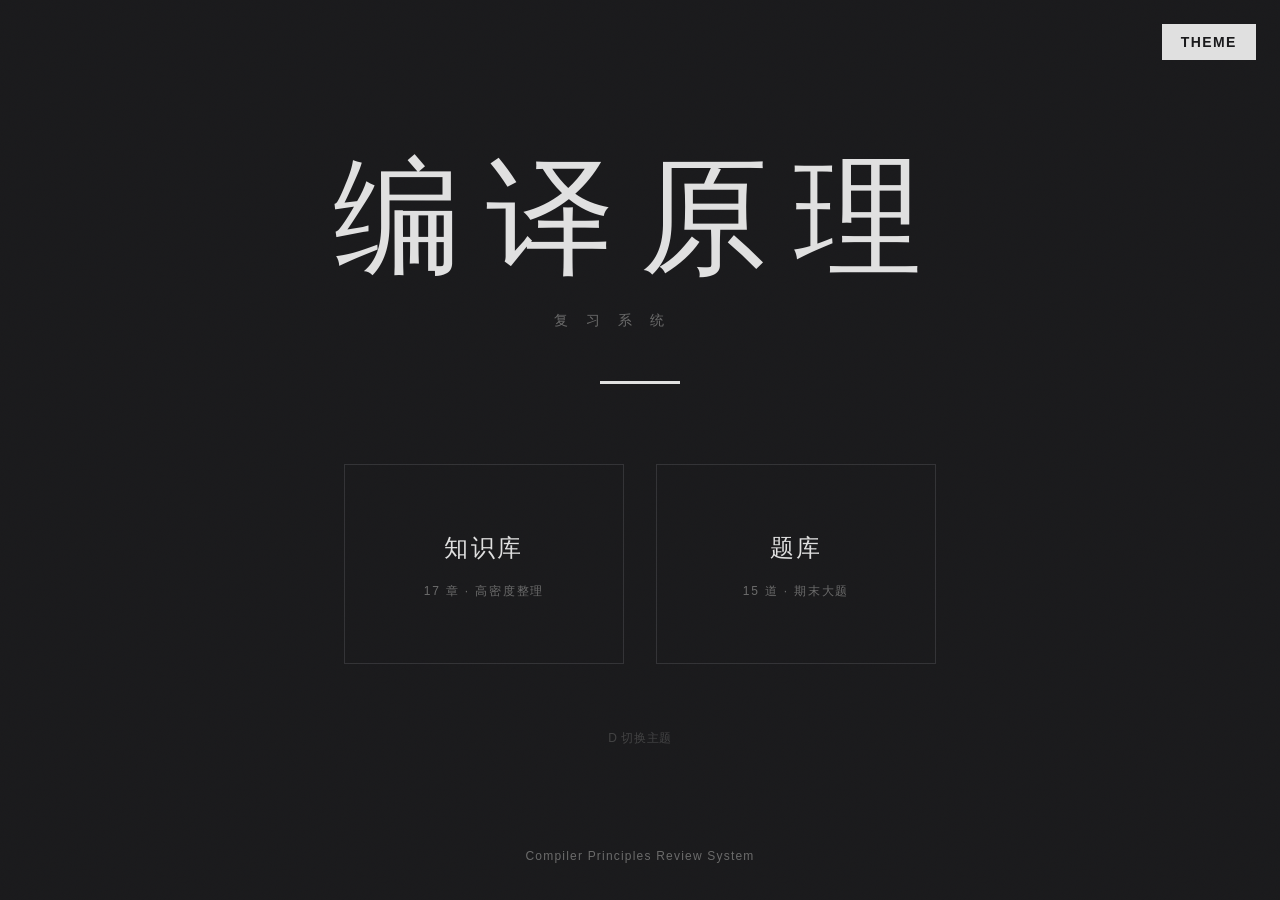
<file: index.html>
<!DOCTYPE html>
<html lang="zh-CN" data-theme="dark">
<head>
  <meta charset="UTF-8">
  <meta name="viewport" content="width=device-width, initial-scale=1.0">
  <title>编译原理 · 复习系统</title>
  <link rel="stylesheet" href="styles.css">
  <style>
    /* ---- Landing Page Specific ---- */
    .landing {
      min-height: 100vh;
      display: flex;
      flex-direction: column;
      justify-content: center;
      align-items: center;
      padding: 2rem;
      text-align: center;
      position: relative;
    }

    .landing-hero {
      margin-bottom: 5rem;
    }

    .landing-title {
      font-size: clamp(4rem, 10vw, 8rem);
      font-weight: var(--weight-thin);
      color: var(--text-heading);
      letter-spacing: 0.2em;
      line-height: 1.05;
      margin-bottom: 1.5rem;
    }

    .landing-subtitle {
      font-size: var(--text-sm);
      font-weight: var(--weight-thin);
      color: var(--text-secondary);
      letter-spacing: 0.5em;
      text-transform: uppercase;
    }

    .landing-line {
      width: 80px;
      height: var(--line-thick);
      background: var(--accent-line);
      margin: 3rem auto 0;
    }

    /* ---- Entry Cards ---- */
    .landing-cards {
      display: flex;
      gap: 2rem;
      flex-wrap: wrap;
      justify-content: center;
      max-width: 700px;
    }

    .landing-card {
      display: flex;
      flex-direction: column;
      align-items: center;
      justify-content: center;
      width: 280px;
      height: 200px;
      background: var(--bg-primary);
      border: var(--line-thin) solid var(--border-light);
      text-decoration: none;
      color: var(--text-heading);
      transition: all var(--transition-base);
      cursor: pointer;
      position: relative;
      overflow: hidden;
    }

    .landing-card::before {
      content: '';
      position: absolute;
      top: 0;
      left: 0;
      width: 100%;
      height: var(--line-thick);
      background: var(--accent-line);
      transform: scaleX(0);
      transform-origin: left;
      transition: transform var(--transition-base);
    }

    .landing-card:hover::before {
      transform: scaleX(1);
    }

    .landing-card:hover {
      border-color: var(--text-primary);
      transform: translateY(-2px);
      box-shadow: 0 4px 20px rgba(0, 0, 0, 0.06);
    }

    [data-theme="dark"] .landing-card:hover {
      box-shadow: 0 4px 20px rgba(0, 0, 0, 0.3);
    }

    .landing-card-title {
      font-size: var(--text-xl);
      font-weight: var(--weight-thin);
      letter-spacing: 0.1em;
      margin-bottom: 0.75rem;
    }

    .landing-card-desc {
      font-size: var(--text-xs);
      font-weight: var(--weight-thin);
      color: var(--text-secondary);
      letter-spacing: 0.15em;
      text-transform: uppercase;
    }

    /* ---- Footer ---- */
    .landing-footer {
      position: absolute;
      bottom: 2rem;
      font-size: var(--text-xs);
      color: var(--text-secondary);
      font-weight: var(--weight-thin);
      letter-spacing: 0.1em;
    }

    /* ---- Keyboard hint ---- */
    .landing-hint {
      margin-top: 4rem;
      font-size: var(--text-xs);
      color: var(--text-secondary);
      font-weight: var(--weight-thin);
      letter-spacing: 0.05em;
      display: flex;
      gap: 2rem;
    }

    .landing-hint span {
      opacity: 0.5;
    }

    /* ---- Theme toggle on landing ---- */
    .landing-theme {
      position: absolute;
      top: 1.5rem;
      right: 1.5rem;
      z-index: 50;
    }

    /* ---- Responsive ---- */
    @media (max-width: 640px) {
      .landing-cards {
        flex-direction: column;
        align-items: center;
      }
      .landing-card {
        width: 100%;
        max-width: 300px;
      }
      .landing-hint {
        flex-direction: column;
        gap: 0.5rem;
      }
    }
  </style>
</head>
<body>

  <!-- Grain overlay -->
  <div class="grain-overlay" aria-hidden="true"></div>

  <!-- Theme toggle (top right) -->
  <div class="landing-theme">
    <div class="theme-wrapper" style="position:relative;">
      <button class="theme-btn" id="themeToggle" title="切换主题 (D)" aria-label="切换主题">THEME</button>
      <div class="theme-dropdown" id="themeDropdown">
        <button class="theme-option" data-theme="light"><span class="theme-dot" data-theme="light"></span>Light</button>
        <button class="theme-option active" data-theme="dark"><span class="theme-dot" data-theme="dark"></span>Dark</button>
        <button class="theme-option" data-theme="warm"><span class="theme-dot" data-theme="warm"></span>Warm</button>
        <button class="theme-option" data-theme="cool"><span class="theme-dot" data-theme="cool"></span>Cool</button>
      </div>
    </div>
  </div>

  <!-- Landing page -->
  <main class="landing">

    <div class="landing-hero">
      <h1 class="landing-title">编译原理</h1>
      <p class="landing-subtitle">复 习 系 统</p>
      <div class="landing-line"></div>
    </div>

    <div class="landing-cards">
      <a class="landing-card" href="study.html">
        <div class="landing-card-title">知识库</div>
        <div class="landing-card-desc">17 章 · 高密度整理</div>
      </a>
      <a class="landing-card" href="exam.html">
        <div class="landing-card-title">题库</div>
        <div class="landing-card-desc">15 道 · 期末大题</div>
      </a>
    </div>

    <div class="landing-hint">
      <span>D 切换主题</span>
    </div>

    <div class="landing-footer">
      Compiler Principles Review System
    </div>

  </main>

  <script>
    // ---- Theme (landing page minimal) ----
    const STORAGE_KEY = 'compiler-review-theme';
    const THEMES = ['light', 'dark', 'warm', 'cool'];

    function initTheme() {
      const saved = localStorage.getItem(STORAGE_KEY) || 'dark';
      applyTheme(saved);

      const btn = document.getElementById('themeToggle');
      const dropdown = document.getElementById('themeDropdown');

      if (btn && dropdown) {
        btn.addEventListener('click', (e) => {
          e.stopPropagation();
          dropdown.classList.toggle('open');
        });
        dropdown.querySelectorAll('.theme-option').forEach((opt) => {
          opt.addEventListener('click', () => {
            applyTheme(opt.dataset.theme);
            localStorage.setItem(STORAGE_KEY, opt.dataset.theme);
            dropdown.classList.remove('open');
          });
        });
        document.addEventListener('click', () => {
          dropdown.classList.remove('open');
        });
      }
    }

    function applyTheme(theme) {
      document.documentElement.setAttribute('data-theme', theme);
      document.querySelectorAll('.theme-option').forEach((opt) => {
        opt.classList.toggle('active', opt.dataset.theme === theme);
      });
    }

    function toggleTheme() {
      const current = document.documentElement.getAttribute('data-theme') || 'light';
      const idx = THEMES.indexOf(current);
      const next = THEMES[(idx + 1) % THEMES.length];
      applyTheme(next);
      localStorage.setItem(STORAGE_KEY, next);
    }

    // Keyboard: D to toggle theme
    document.addEventListener('keydown', (e) => {
      if (['INPUT', 'TEXTAREA'].includes(document.activeElement?.tagName)) return;
      if (e.key === 'd' || e.key === 'D') {
        e.preventDefault();
        toggleTheme();
      }
    });

    initTheme();
  </script>
</body>
</html>
</file>
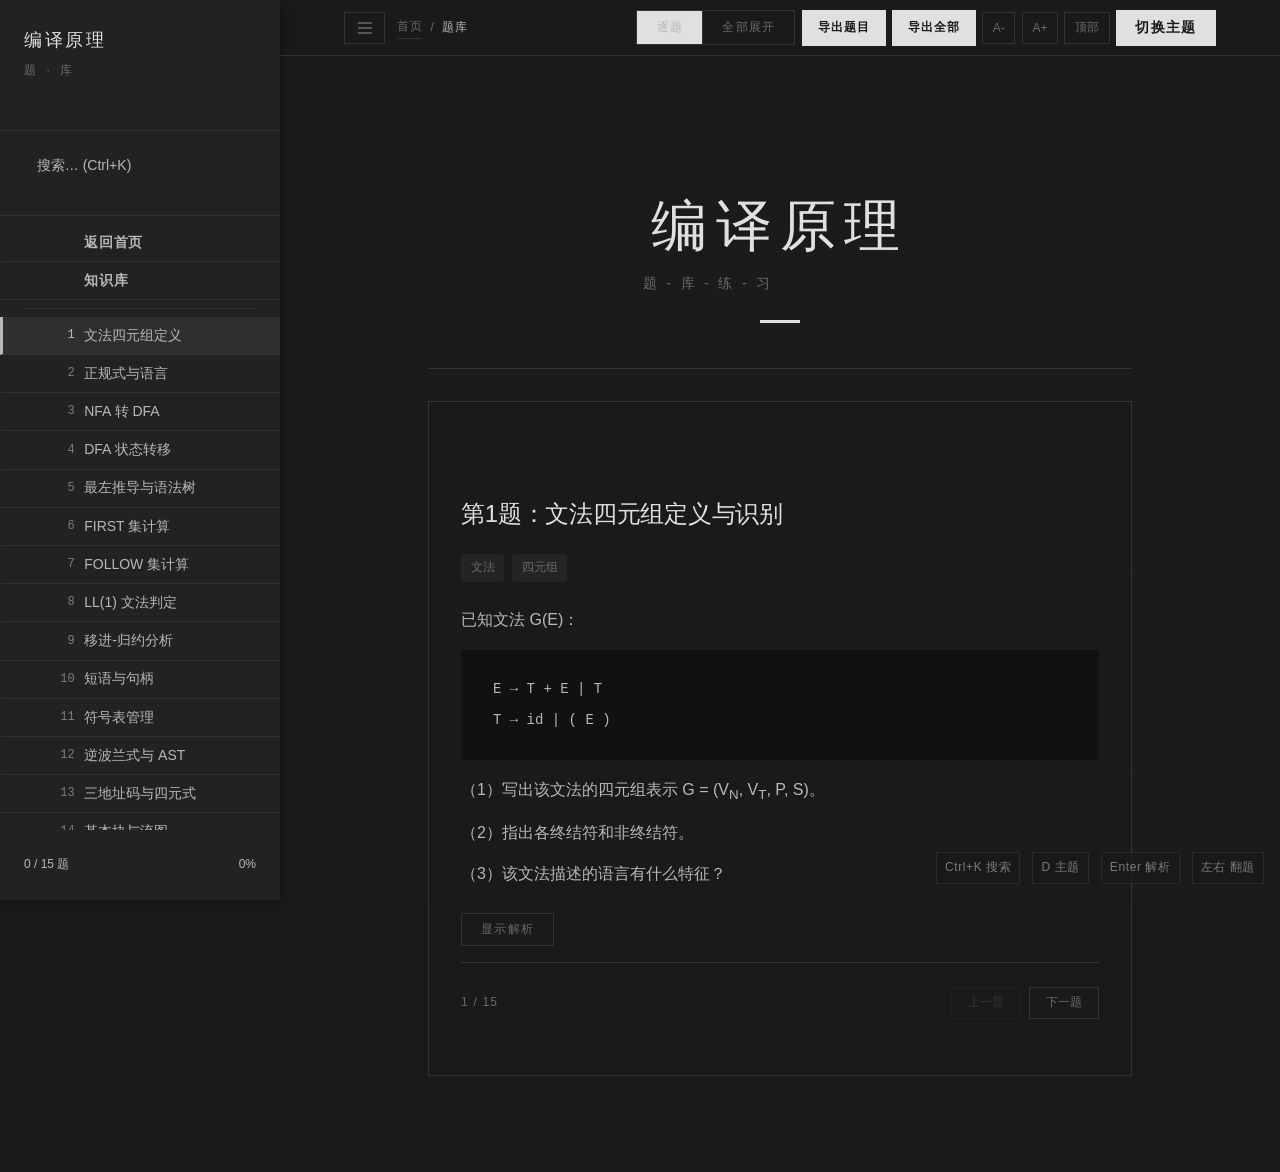
<file: exam.html>
<!DOCTYPE html>
<html lang="zh-CN" data-theme="dark">
<head>
  <meta charset="UTF-8">
  <meta name="viewport" content="width=device-width, initial-scale=1.0">
  <title>编译原理 · 题库</title>
  <link rel="stylesheet" href="styles.css">
  <style>
    .exam-mode-toggle{display:flex;gap:0;border:var(--line-thin) solid var(--border-light)}
    .exam-mode-toggle .mode-btn{background:none;border:none;padding:.5rem 1.2rem;font-family:var(--font-sans);font-size:var(--text-xs);font-weight:var(--weight-thin);letter-spacing:.1em;text-transform:uppercase;color:var(--text-secondary);cursor:pointer;transition:all var(--transition-fast);border-right:var(--line-thin) solid var(--border-light)}
    .exam-mode-toggle .mode-btn:last-child{border-right:none}
    .exam-mode-toggle .mode-btn.active{background:var(--text-heading);color:var(--text-on-dark)}
    .exam-mode-toggle .mode-btn:hover:not(.active){background:rgba(0,0,0,.04)}
    .exam-toolbar-left{display:flex;align-items:center;gap:.75rem}
    .exam-toolbar-right{display:flex;align-items:center;gap:.4rem;flex-wrap:wrap}
    .exam-hero{text-align:center;padding:clamp(3rem,8vh,6rem) 0 clamp(2rem,5vh,4rem);margin-bottom:2rem;border-bottom:var(--line-thin) solid var(--border-light)}
    .exam-hero-title{font-size:clamp(2rem,5vw,3.5rem);font-weight:var(--weight-thin);color:var(--text-heading);letter-spacing:.15em;line-height:1.2}
    .exam-hero-desc{font-size:var(--text-sm);font-weight:var(--weight-thin);color:var(--text-secondary);letter-spacing:.2em;margin-top:.75rem;margin-bottom:0}
    .exam-hero-line{width:40px;height:var(--line-thick);background:var(--accent-line);margin:1.5rem auto 0}
    .question-card{background:var(--bg-primary);border:var(--line-thin) solid var(--border-light);padding:2rem;margin-bottom:2rem}
    .question-header{margin-bottom:1.5rem}
    .question-title{font-size:var(--text-xl);font-weight:var(--weight-thin);color:var(--text-heading);line-height:var(--line-tight)}
    .question-tags{display:flex;gap:.5rem;margin-top:.75rem;flex-wrap:wrap}
    .question-tag{font-size:var(--text-xs);color:var(--text-secondary);background:var(--bg-callout);padding:.2rem .6rem;border-radius:2px;font-weight:var(--weight-body)}
    .question-body{margin-bottom:1.5rem}
    .question-body p{margin-bottom:.75rem;max-width:none}
    .question-body pre{margin:1rem 0}
    .question-body table{margin:1rem 0}
    .toggle-answer-btn{background:none;border:var(--line-thin) solid var(--border-light);color:var(--text-secondary);padding:.45rem 1.2rem;font-family:var(--font-sans);font-size:var(--text-xs);font-weight:var(--weight-thin);letter-spacing:.1em;text-transform:uppercase;cursor:pointer;transition:all var(--transition-fast)}
    .toggle-answer-btn:hover{border-color:var(--text-primary);color:var(--text-primary)}
    .answer-section{display:none;margin-top:1.5rem;padding-top:1.5rem;border-top:var(--line-thin) solid var(--border-light)}
    .answer-section.open{display:block}
    .answer-block{margin-bottom:2rem}
    .answer-block-title{font-size:var(--text-xs);font-weight:var(--weight-black);letter-spacing:.15em;text-transform:uppercase;color:var(--text-heading);margin-bottom:.75rem}
    .knowledge-block{position:relative;padding:1.25rem 1.5rem;background:var(--bg-callout);border-left:var(--line-thick) solid var(--accent-line);margin-bottom:2rem}
    .knowledge-block p,.knowledge-block ul,.knowledge-block ol{max-width:none}
    .analysis-block{margin-bottom:2rem}
    .analysis-block p{max-width:none}
    .steps-block{margin-bottom:2rem}
    .steps-block p,.steps-block ul,.steps-block ol{max-width:none}
    .steps-block table{margin:1rem 0}
    .exam-diagram{text-align:center;margin:2rem 0;overflow-x:auto}
    .exam-diagram svg{max-width:100%;height:auto}
    .nav-counter{font-size:var(--text-xs);color:var(--text-secondary);font-weight:var(--weight-thin);letter-spacing:.1em;font-variant-numeric:tabular-nums}
    .nav-buttons{display:flex;gap:.5rem;align-items:center}
    .nav-btn{background:none;border:var(--line-thin) solid var(--border-light);color:var(--text-secondary);padding:.4rem 1rem;font-family:var(--font-sans);font-size:var(--text-xs);font-weight:var(--weight-thin);cursor:pointer;transition:all var(--transition-fast)}
    .nav-btn:hover{border-color:var(--text-primary);color:var(--text-primary)}
    .nav-btn:disabled{opacity:.3;cursor:default}
    .single-nav{display:flex;justify-content:space-between;align-items:center;padding:1.5rem 0;border-top:var(--line-thin) solid var(--border-light);margin-top:1rem}
    .hidden{display:none!important}
    .exam-sidebar-progress{padding:1rem 1.5rem 1.5rem;border-top:var(--line-thin) solid var(--dark-gray)}
    .exam-progress-bar{height:2px;background:var(--dark-gray);overflow:hidden}
    .exam-progress-fill{height:100%;background:var(--text-sidebar-active);transition:width var(--transition-slow);width:0%}
    .exam-progress-text{font-size:var(--text-xs);color:var(--mid-gray);margin-top:.4rem;font-variant-numeric:tabular-nums;display:flex;justify-content:space-between}
    @media(max-width:768px){.question-card{padding:1.25rem}.exam-mode-toggle{flex-wrap:wrap}.exam-mode-toggle .mode-btn{flex:1;text-align:center}.exam-toolbar-right{gap:.3rem}}
    #exportQuestionsBtn,#exportAllBtn{background:var(--text-heading);color:var(--bg-primary);border:none;font-weight:var(--weight-black);letter-spacing:.08em;padding:.45rem 1rem;height:36px}
    #exportQuestionsBtn:hover,#exportAllBtn:hover{opacity:.85}
  </style>
</head>
<body>

  <!-- Grain overlay -->
  <div class="grain-overlay" aria-hidden="true"></div>

  <!-- Sidebar -->
  <aside class="sidebar open" id="sidebar">
    <div class="sidebar-header">
      <h1 class="sidebar-title">编译原理</h1>
      <p class="sidebar-subtitle">题 · 库</p>
    </div>
    <div class="sidebar-search">
      <input type="text" id="searchInput" placeholder="搜索… (Ctrl+K)" autocomplete="off" aria-label="搜索题目">
      <span class="search-count" id="searchCount"></span>
    </div>
    <nav class="sidebar-nav" id="sidebarNav" aria-label="题目导航">
      <a class="sidebar-item sidebar-item-exam" href="index.html">
        <span class="sidebar-check"></span>
        <span class="sidebar-num"></span>
        <span class="sidebar-label">返回首页</span>
      </a>
      <a class="sidebar-item sidebar-item-exam" href="study.html">
        <span class="sidebar-check"></span>
        <span class="sidebar-num"></span>
        <span class="sidebar-label">知识库</span>
      </a>
      <div class="sidebar-divider"></div>
    </nav>
    <div class="exam-sidebar-progress">
      <div class="exam-progress-bar"><div class="exam-progress-fill" id="examProgressFill"></div></div>
      <div class="exam-progress-text">
        <span id="examProgressLabel">0 / 15 题</span>
        <span id="examProgressPct">0%</span>
      </div>
    </div>
  </aside>

  <!-- Sidebar overlay -->
  <div class="sidebar-overlay" id="sidebarOverlay" aria-hidden="true"></div>

  <!-- Main -->
  <main class="main">
    <!-- Toolbar -->
    <header class="toolbar" id="toolbar">
      <div class="exam-toolbar-left">
        <button class="toolbar-btn toc-toggle" id="tocToggle" title="目录" aria-label="切换侧边栏目录">
          <svg width="20" height="20" viewBox="0 0 20 20" fill="none" stroke="currentColor" stroke-width="1.5"><line x1="3" y1="5" x2="17" y2="5"/><line x1="3" y1="10" x2="17" y2="10"/><line x1="3" y1="15" x2="17" y2="15"/></svg>
        </button>
        <nav class="breadcrumb" id="breadcrumb" aria-label="面包屑导航">
          <a href="index.html" class="breadcrumb-home">首页</a>
          <span class="breadcrumb-sep">/</span>
          <span class="breadcrumb-current">题库</span>
        </nav>
      </div>
      <div class="toolbar-spacer"></div>
      <div class="exam-toolbar-right">
        <div class="exam-mode-toggle">
          <button class="mode-btn active" data-mode="single" id="modeSingle">逐题</button>
          <button class="mode-btn" data-mode="all" id="modeAll">全部展开</button>
        </div>
        <button class="toolbar-btn" id="exportQuestionsBtn" title="导出题目" onclick="exportQuestionsOnly()">导出题目</button>
        <button class="toolbar-btn" id="exportAllBtn" title="导出题目和解析" onclick="exportQuestionsAndAnswers()">导出全部</button>
        <button class="toolbar-btn" id="fontDecrease" title="减小字号" aria-label="减小字号">A-</button>
        <button class="toolbar-btn" id="fontIncrease" title="增大字号" aria-label="增大字号">A+</button>
        <button class="toolbar-btn" id="scrollTop" title="回到顶部 (T)" aria-label="回到页面顶部">顶部</button>
        <div class="theme-wrapper" style="position:relative;">
          <button class="theme-btn" id="themeToggle" title="切换主题 (D)" aria-label="切换主题">切换主题</button>
          <div class="theme-dropdown" id="themeDropdown">
            <button class="theme-option" data-theme="light"><span class="theme-dot" data-theme="light"></span>Light</button>
            <button class="theme-option active" data-theme="dark"><span class="theme-dot" data-theme="dark"></span>Dark</button>
            <button class="theme-option" data-theme="warm"><span class="theme-dot" data-theme="warm"></span>Warm</button>
            <button class="theme-option" data-theme="cool"><span class="theme-dot" data-theme="cool"></span>Cool</button>
          </div>
        </div>
      </div>
    </header>

    <!-- Content -->
    <article class="content" id="content">
      <div class="exam-hero">
        <h1 class="exam-hero-title">编译原理</h1>
        <p class="exam-hero-desc">题 - 库 - 练 - 习</p>
        <div class="exam-hero-line"></div>
      </div>
      <div id="questionsContainer" aria-label="题目列表"></div>
    </article>
  </main>

  <!-- Shortcuts hint -->
  <div class="shortcuts-hint" id="shortcutsHint" aria-label="快捷键提示">
    <span>Ctrl+K 搜索</span>
    <span>D 主题</span>
    <span>Enter 解析</span>
    <span>左右 翻题</span>
  </div>

  <!-- Scripts -->
  <script src="diagrams.js"></script>
  <script src="exam-data.js"></script>
  <script src="export.js"></script>
  <script>
  (function() {
    "use strict";
    var currentMode = "single";
    var currentIndex = 0;
    var revealedSet = {};
    var readSet = {};
    var currentFontSize = parseInt(localStorage.getItem("compiler-review-font-size")) || 16;
    var STORAGE = { THEME: "compiler-review-theme", FONT: "compiler-review-font-size", PROGRESS: "compiler-review-exam-progress", READ: "compiler-review-exam-read" };
    var sidebarItems = [
      {id:1,label:"文法四元组定义"},{id:2,label:"正规式与语言"},{id:3,label:"NFA 转 DFA"},
      {id:4,label:"DFA 状态转移"},{id:5,label:"最左推导与语法树"},{id:6,label:"FIRST 集计算"},
      {id:7,label:"FOLLOW 集计算"},{id:8,label:"LL(1) 文法判定"},{id:9,label:"移进-归约分析"},
      {id:10,label:"短语与句柄"},{id:11,label:"符号表管理"},{id:12,label:"逆波兰式与 AST"},
      {id:13,label:"三地址码与四元式"},{id:14,label:"基本块与流图"},{id:15,label:"代码优化"}
    ];

    document.addEventListener("DOMContentLoaded", function() {
      loadState(); renderSidebar(); renderQuestions(); initTheme(); initToolbar();
      initKeyboard(); initMobileSidebar(); applyFontSize(currentFontSize);
      updateMode(); updateProgress();
    });

    function loadState() {
      try { var r = JSON.parse(localStorage.getItem(STORAGE.PROGRESS)); if (r) revealedSet = r; } catch(e){}
      try { var d = JSON.parse(localStorage.getItem(STORAGE.READ)); if (d) readSet = d; } catch(e){}
    }
    function saveState() {
      localStorage.setItem(STORAGE.PROGRESS, JSON.stringify(revealedSet));
      localStorage.setItem(STORAGE.READ, JSON.stringify(readSet));
    }
    function markRead(qId) { if (!readSet[qId]) { readSet[qId] = true; saveState(); updateProgress(); updateSidebarActive(); } }

    function updateProgress() {
      var total = EXAM_QUESTIONS.length;
      var done = Object.keys(readSet).length;
      var pct = Math.round((done / total) * 100);
      var fill = document.getElementById("examProgressFill");
      var label = document.getElementById("examProgressLabel");
      var pctEl = document.getElementById("examProgressPct");
      if (fill) fill.style.width = pct + "%";
      if (label) label.textContent = done + " / " + total + " 题";
      if (pctEl) pctEl.textContent = pct + "%";
    }

    function renderSidebar() {
      var nav = document.getElementById("sidebarNav");
      if (!nav) return;
      var frag = document.createDocumentFragment();
      sidebarItems.forEach(function(item) {
        var a = document.createElement("a");
        a.className = "sidebar-item"; a.href = "#q" + item.id; a.dataset.questionId = item.id;
        var check = document.createElement("span");
        check.className = "sidebar-check"; check.id = "exam-check-" + item.id;
        if (readSet[item.id]) { check.classList.add("done"); check.textContent = "\u2713"; }
        var num = document.createElement("span");
        num.className = "sidebar-num"; num.textContent = item.id;
        var label = document.createElement("span");
        label.className = "sidebar-label"; label.textContent = item.label;
        a.appendChild(check); a.appendChild(num); a.appendChild(label);
        a.addEventListener("click", function(e) {
          e.preventDefault();
          if (currentMode === "single") { currentIndex = item.id - 1; updateMode(); }
          scrollToQuestion(item.id);
          if (window.innerWidth < 768) closeMobileSidebar();
        });
        frag.appendChild(a);
      });
      nav.appendChild(frag);
    }

    function updateSidebarActive() {
      document.querySelectorAll(".sidebar-item").forEach(function(item) {
        var qId = parseInt(item.dataset.questionId);
        var isActive = (currentMode === "single") ? (qId === currentIndex + 1) : false;
        item.classList.toggle("active", isActive);
        var check = document.getElementById("exam-check-" + qId);
        if (check) { if (readSet[qId]) { check.classList.add("done"); check.textContent = "\u2713"; } else { check.classList.remove("done"); check.textContent = ""; } }
      });
    }

    function renderQuestions() {
      var container = document.getElementById("questionsContainer");
      if (!container) return;
      container.innerHTML = "";
      EXAM_QUESTIONS.forEach(function(q, idx) {
        var card = document.createElement("div");
        card.className = "question-card"; card.id = "q" + q.id; card.dataset.index = idx;
        var header = document.createElement("div"); header.className = "question-header";
        var title = document.createElement("h2"); title.className = "question-title";
        title.textContent = "第" + q.id + "题：" + q.title;
        header.appendChild(title);
        if (q.tags && q.tags.length) {
          var tagsDiv = document.createElement("div"); tagsDiv.className = "question-tags";
          q.tags.forEach(function(tag) { var s = document.createElement("span"); s.className = "question-tag"; s.textContent = tag; tagsDiv.appendChild(s); });
          header.appendChild(tagsDiv);
        }
        card.appendChild(header);
        var body = document.createElement("div"); body.className = "question-body"; body.innerHTML = q.question;
        card.appendChild(body);
        var btn = document.createElement("button"); btn.className = "toggle-answer-btn";
        btn.textContent = revealedSet[q.id] ? "隐藏解析" : "显示解析";
        btn.addEventListener("click", function() { toggleAnswer(q.id); });
        card.appendChild(btn);
        var answer = document.createElement("div");
        answer.className = "answer-section" + (revealedSet[q.id] ? " open" : "");
        answer.id = "answer-" + q.id;
        var kb = document.createElement("div"); kb.className = "answer-block knowledge-block";
        kb.innerHTML = '<div class="answer-block-title">考察知识点</div>' + q.knowledge;
        answer.appendChild(kb);
        var ab = document.createElement("div"); ab.className = "answer-block analysis-block";
        ab.innerHTML = '<div class="answer-block-title">解析</div>' + q.analysis;
        answer.appendChild(ab);
        var sb = document.createElement("div"); sb.className = "answer-block steps-block";
        sb.innerHTML = '<div class="answer-block-title">解答步骤</div>' + q.steps;
        answer.appendChild(sb);
        if (q.diagram && typeof createDiagramElement === "function") {
          try { var de = createDiagramElement(q.diagram); if (de) { var dw = document.createElement("div"); dw.className = "exam-diagram"; dw.appendChild(de); answer.appendChild(dw); } } catch(e) {}
        }
        card.appendChild(answer);
        var nav = document.createElement("div"); nav.className = "single-nav";
        var counter = document.createElement("span"); counter.className = "nav-counter";
        counter.textContent = (idx + 1) + " / " + EXAM_QUESTIONS.length;
        var navBtns = document.createElement("div"); navBtns.className = "nav-buttons";
        var prevBtn = document.createElement("button"); prevBtn.className = "nav-btn"; prevBtn.textContent = "上一题"; prevBtn.disabled = idx === 0;
        prevBtn.addEventListener("click", function() { goToQuestion(idx - 1); });
        var nextBtn = document.createElement("button"); nextBtn.className = "nav-btn"; nextBtn.textContent = "下一题"; nextBtn.disabled = idx === EXAM_QUESTIONS.length - 1;
        nextBtn.addEventListener("click", function() { goToQuestion(idx + 1); });
        navBtns.appendChild(prevBtn); navBtns.appendChild(nextBtn);
        nav.appendChild(counter); nav.appendChild(navBtns);
        card.appendChild(nav);
        container.appendChild(card);
      });
    }

    function toggleAnswer(qId) {
      revealedSet[qId] = !revealedSet[qId];
      saveState();
      var answer = document.getElementById("answer-" + qId);
      var card = document.getElementById("q" + qId);
      if (!answer || !card) return;
      var btn = card.querySelector(".toggle-answer-btn");
      if (revealedSet[qId]) { answer.classList.add("open"); if (btn) btn.textContent = "隐藏解析"; markRead(qId); }
      else { answer.classList.remove("open"); if (btn) btn.textContent = "显示解析"; }
    }

    function updateMode() {
      var cards = document.querySelectorAll(".question-card");
      var singleNavs = document.querySelectorAll(".single-nav");
      var modeSingle = document.getElementById("modeSingle");
      var modeAll = document.getElementById("modeAll");
      if (currentMode === "single") {
        if (modeSingle) modeSingle.classList.add("active");
        if (modeAll) modeAll.classList.remove("active");
        cards.forEach(function(card, idx) { card.classList.toggle("hidden", idx !== currentIndex); });
        singleNavs.forEach(function(nav) { nav.style.display = ""; });
      } else {
        if (modeAll) modeAll.classList.add("active");
        if (modeSingle) modeSingle.classList.remove("active");
        cards.forEach(function(card) { card.classList.remove("hidden"); });
        singleNavs.forEach(function(nav) { nav.style.display = "none"; });
      }
      updateSidebarActive();
    }

    function goToQuestion(idx) {
      if (idx < 0 || idx >= EXAM_QUESTIONS.length) return;
      currentIndex = idx; updateMode();
      window.scrollTo({ top: 0, behavior: "smooth" });
      markRead(EXAM_QUESTIONS[idx].id);
    }

    function scrollToQuestion(qId) {
      var el = document.getElementById("q" + qId);
      if (el) el.scrollIntoView({ behavior: "smooth", block: "start" });
      markRead(qId);
    }

    document.getElementById("modeSingle").addEventListener("click", function() { currentMode = "single"; updateMode(); });
    document.getElementById("modeAll").addEventListener("click", function() { currentMode = "all"; updateMode(); });

    function initTheme() {
      var saved = localStorage.getItem(STORAGE.THEME) || "dark";
      applyTheme(saved);
      var btn = document.getElementById("themeToggle");
      var dropdown = document.getElementById("themeDropdown");
      if (btn && dropdown) {
        btn.addEventListener("click", function(e) {
          e.stopPropagation();
          dropdown.classList.toggle("open");
        });
        dropdown.querySelectorAll(".theme-option").forEach(function(opt) {
          opt.addEventListener("click", function() {
            applyTheme(opt.dataset.theme);
            localStorage.setItem(STORAGE.THEME, opt.dataset.theme);
            dropdown.classList.remove("open");
          });
        });
        document.addEventListener("click", function() {
          dropdown.classList.remove("open");
        });
      }
    }
    function toggleTheme() {
      var themes = ["light","dark","warm","cool"];
      var c = document.documentElement.getAttribute("data-theme") || "dark";
      var idx = themes.indexOf(c);
      var n = themes[(idx + 1) % themes.length];
      applyTheme(n); localStorage.setItem(STORAGE.THEME, n);
    }
    function applyTheme(theme) {
      document.documentElement.setAttribute("data-theme", theme);
      document.querySelectorAll(".theme-option").forEach(function(opt) {
        opt.classList.toggle("active", opt.dataset.theme === theme);
      });
    }

    function initToolbar() {
      var inc = document.getElementById("fontIncrease");
      var dec = document.getElementById("fontDecrease");
      var top = document.getElementById("scrollTop");
      if (inc) inc.addEventListener("click", function() { if (currentFontSize < 24) { currentFontSize += 2; applyFontSize(currentFontSize); } });
      if (dec) dec.addEventListener("click", function() { if (currentFontSize > 12) { currentFontSize -= 2; applyFontSize(currentFontSize); } });
      if (top) top.addEventListener("click", function() { window.scrollTo({ top: 0, behavior: "smooth" }); });
    }
    function applyFontSize(size) {
      document.documentElement.style.fontSize = size + "px";
      localStorage.setItem(STORAGE.FONT, size);
    }

    function initKeyboard() {
      document.addEventListener("keydown", function(e) {
        var tag = document.activeElement ? document.activeElement.tagName : "";
        var isInput = ["INPUT","TEXTAREA","SELECT"].indexOf(tag) >= 0;
        if ((e.ctrlKey || e.metaKey) && e.key === "k") { e.preventDefault(); document.getElementById("searchInput").focus(); return; }
        if (e.key === "Escape") { document.getElementById("searchInput").blur(); closeMobileSidebar(); return; }
        if (isInput) return;
        if (e.key === "d" || e.key === "D") { e.preventDefault(); toggleTheme(); return; }
        if (e.key === "t" || e.key === "T") { e.preventDefault(); window.scrollTo({ top: 0, behavior: "smooth" }); return; }
        if (e.key === "Enter") { e.preventDefault(); if (currentMode === "single") toggleAnswer(EXAM_QUESTIONS[currentIndex].id); return; }
        if (e.key === "ArrowLeft" && currentMode === "single") { e.preventDefault(); goToQuestion(currentIndex - 1); return; }
        if (e.key === "ArrowRight" && currentMode === "single") { e.preventDefault(); goToQuestion(currentIndex + 1); return; }
      });
    }

    function initMobileSidebar() {
      var toggle = document.getElementById("tocToggle");
      var overlay = document.getElementById("sidebarOverlay");
      if (toggle) toggle.addEventListener("click", toggleSidebar);
      if (overlay) overlay.addEventListener("click", closeSidebar);
      // 默认打开侧边栏
      document.body.classList.add("sidebar-visible");
    }
    function toggleSidebar() {
      var s = document.getElementById("sidebar"); var o = document.getElementById("sidebarOverlay");
      var isOpen = s && s.classList.contains("open");
      if (s) s.classList.toggle("open"); if (o) o.classList.toggle("open");
      document.body.classList.toggle("sidebar-visible", !isOpen);
    }
    function closeSidebar() {
      var s = document.getElementById("sidebar"); var o = document.getElementById("sidebarOverlay");
      if (s) s.classList.remove("open"); if (o) o.classList.remove("open");
      document.body.classList.remove("sidebar-visible");
    }

    // Search
    var searchInput = document.getElementById("searchInput");
    if (searchInput) {
      var debounceTimer;
      searchInput.addEventListener("input", function() {
        clearTimeout(debounceTimer);
        debounceTimer = setTimeout(function() { performSearch(searchInput.value); }, 200);
      });
      searchInput.addEventListener("keydown", function(e) {
        if (e.key === "Escape") { searchInput.value = ""; clearHighlights(); document.getElementById("searchCount").textContent = ""; searchInput.blur(); }
      });
    }

    function performSearch(query) {
      var q = query.trim().toLowerCase();
      clearHighlights();
      var countEl = document.getElementById("searchCount");
      if (!q) { if (countEl) countEl.textContent = ""; return; }
      var container = document.getElementById("questionsContainer");
      if (!container) return;
      var matchCount = 0;
      var walker = document.createTreeWalker(container, NodeFilter.SHOW_TEXT, null, false);
      var textNodes = [];
      while (walker.nextNode()) textNodes.push(walker.currentNode);
      textNodes.forEach(function(node) {
        var text = node.textContent;
        if (text.toLowerCase().indexOf(q) >= 0) {
          var escaped = q.replace(/[.*+?^${}()|[\]\\]/g, "\\$&");
          var parts = text.split(new RegExp("(" + escaped + ")", "gi"));
          var frag = document.createDocumentFragment();
          parts.forEach(function(part) {
            if (part.toLowerCase() === q) {
              var mark = document.createElement("mark");
              mark.className = "search-highlight"; mark.textContent = part;
              frag.appendChild(mark); matchCount++;
            } else { frag.appendChild(document.createTextNode(part)); }
          });
          node.parentNode.replaceChild(frag, node);
        }
      });
      if (countEl) countEl.textContent = matchCount > 0 ? matchCount + " 处匹配" : "无匹配";
      var first = document.querySelector(".search-highlight");
      if (first) first.scrollIntoView({ behavior: "smooth", block: "center" });
    }

    function clearHighlights() {
      document.querySelectorAll(".search-highlight").forEach(function(mark) {
        var text = document.createTextNode(mark.textContent);
        mark.parentNode.replaceChild(text, mark);
      });
      document.body.normalize();
    }

  })();
  </script>
</body>
</html>
</file>
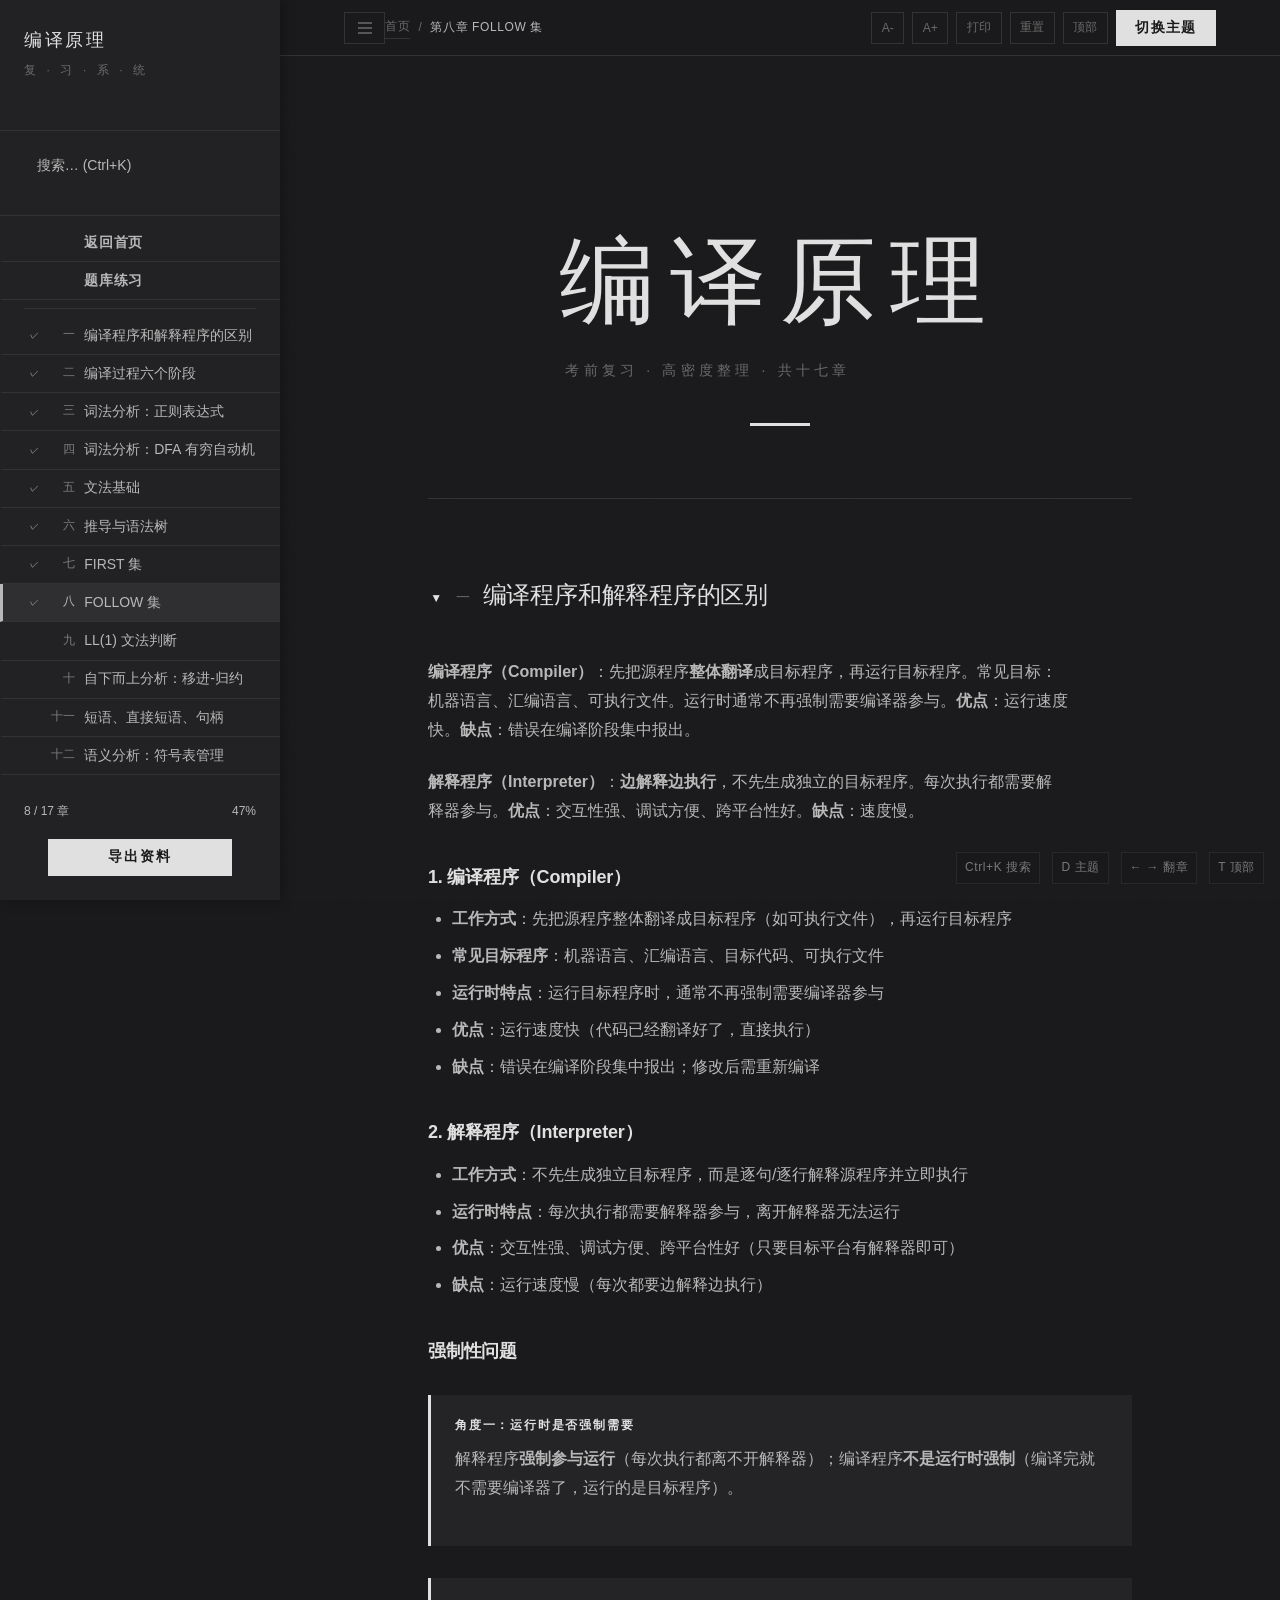
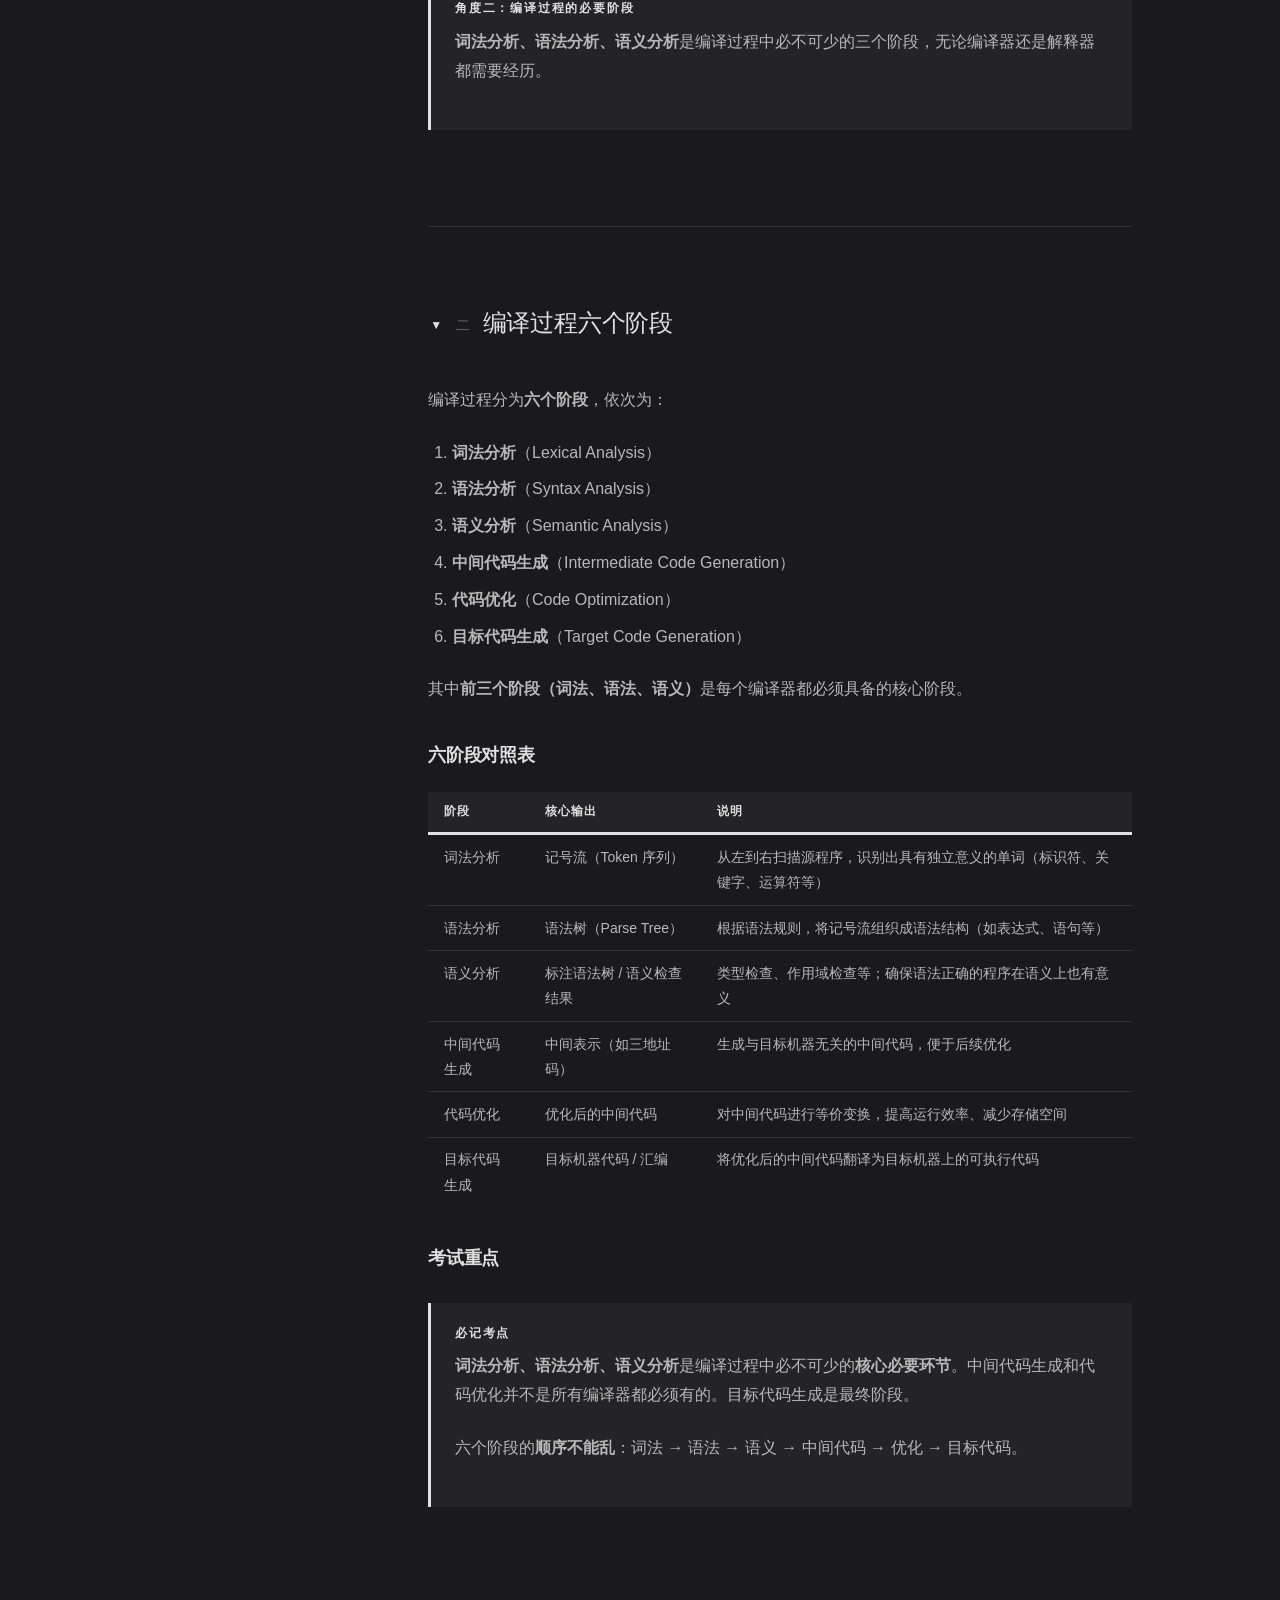
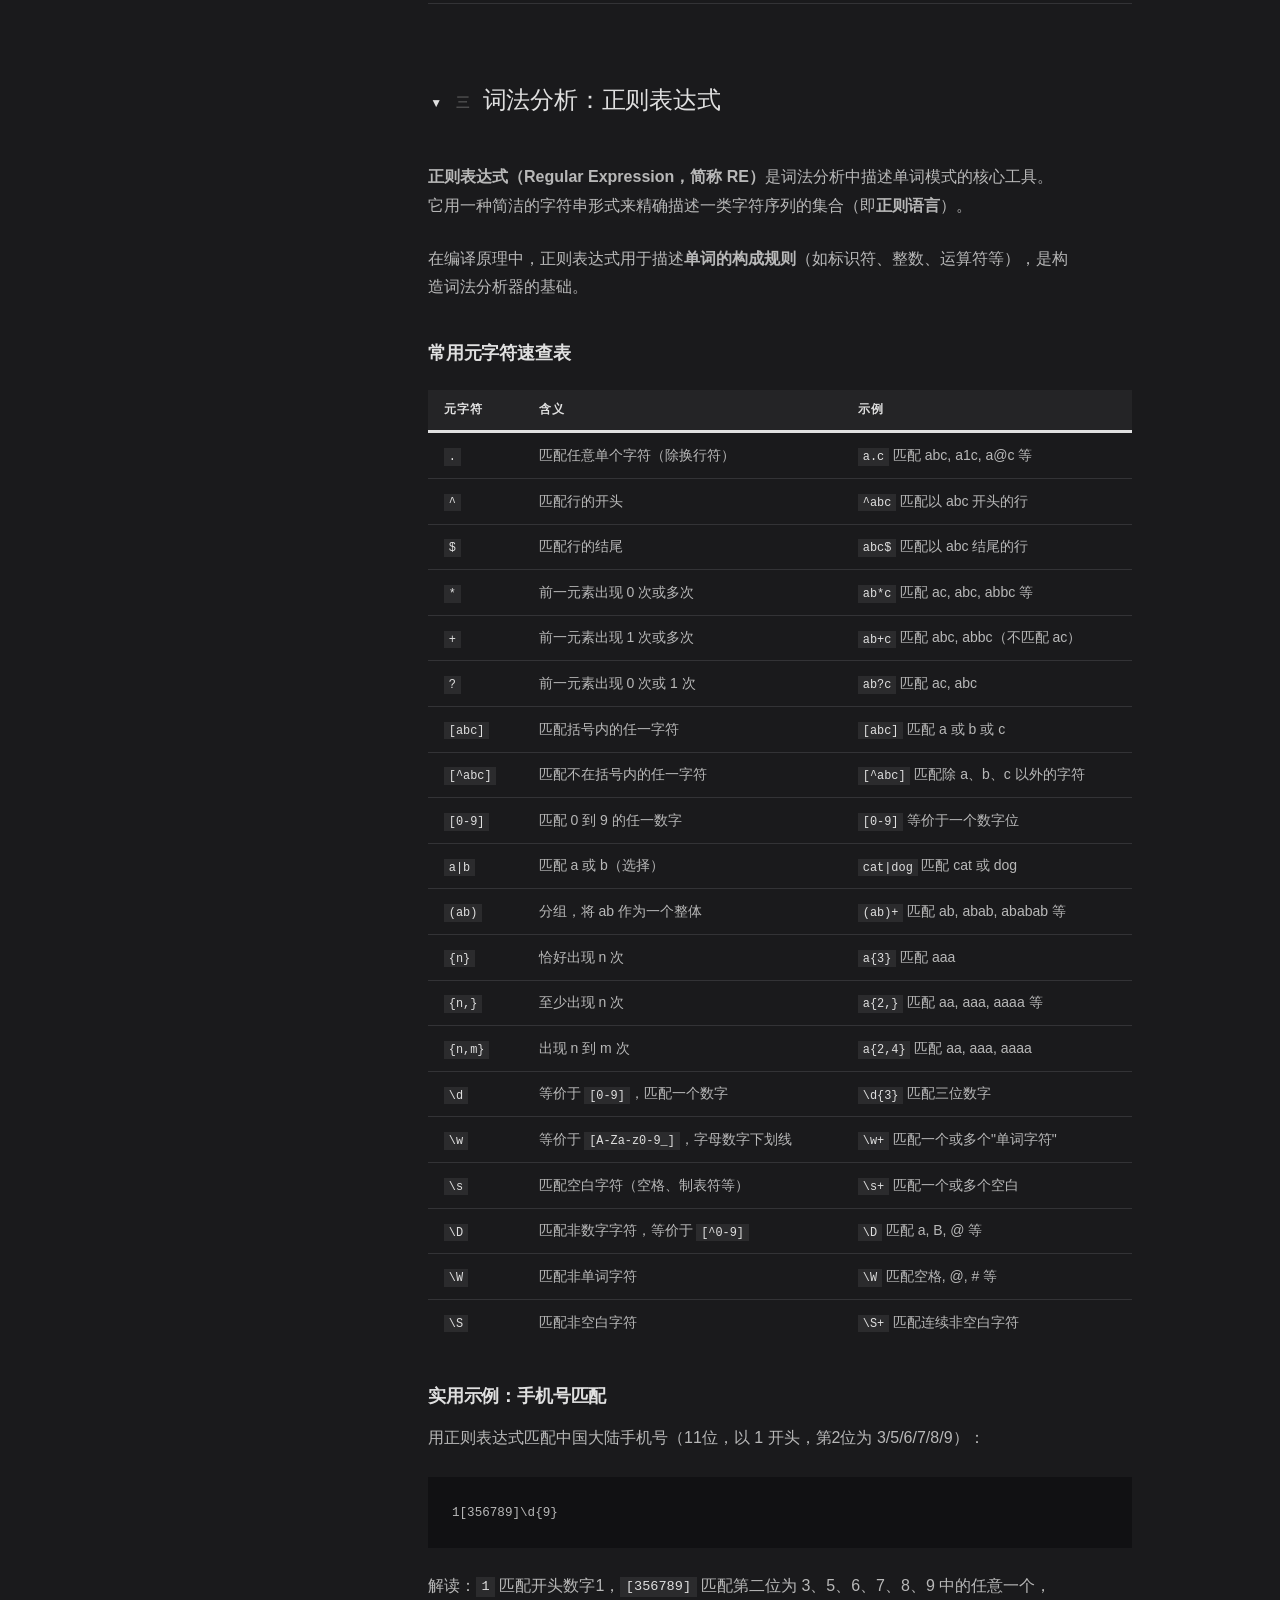
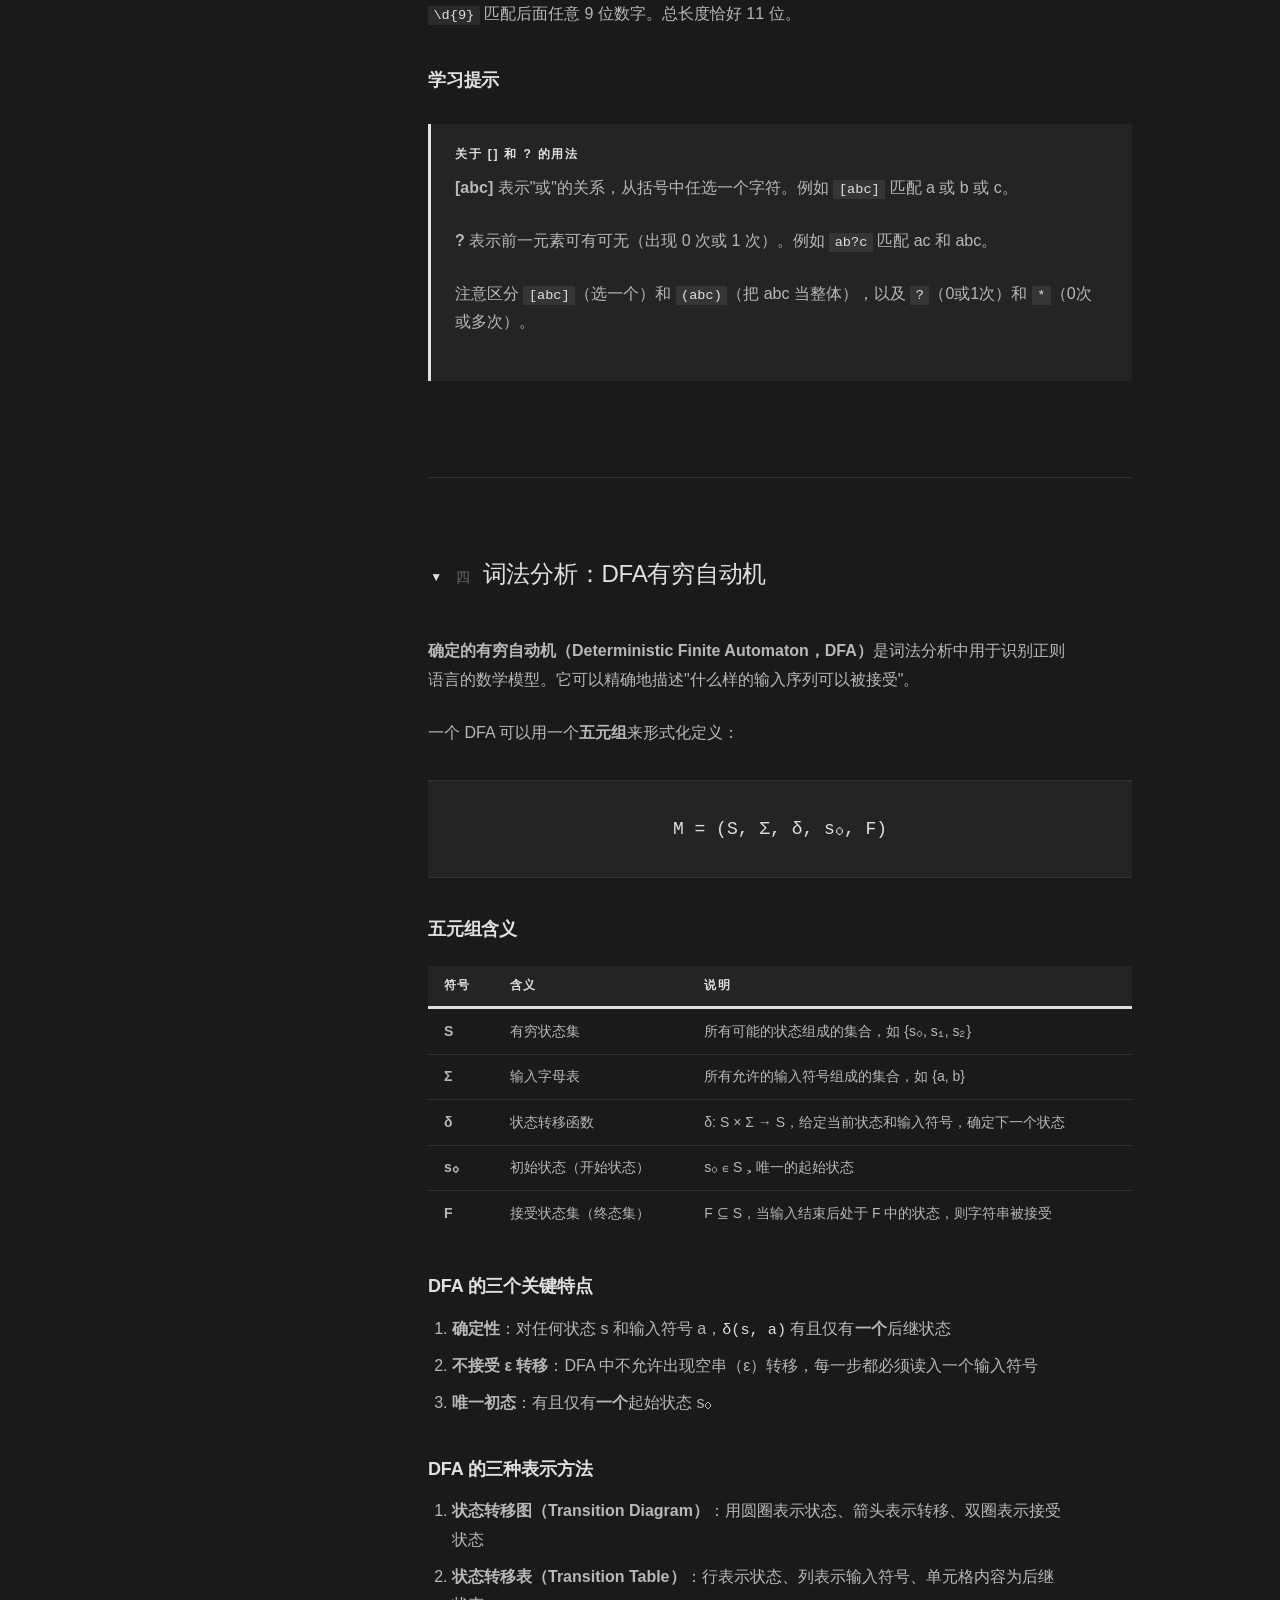
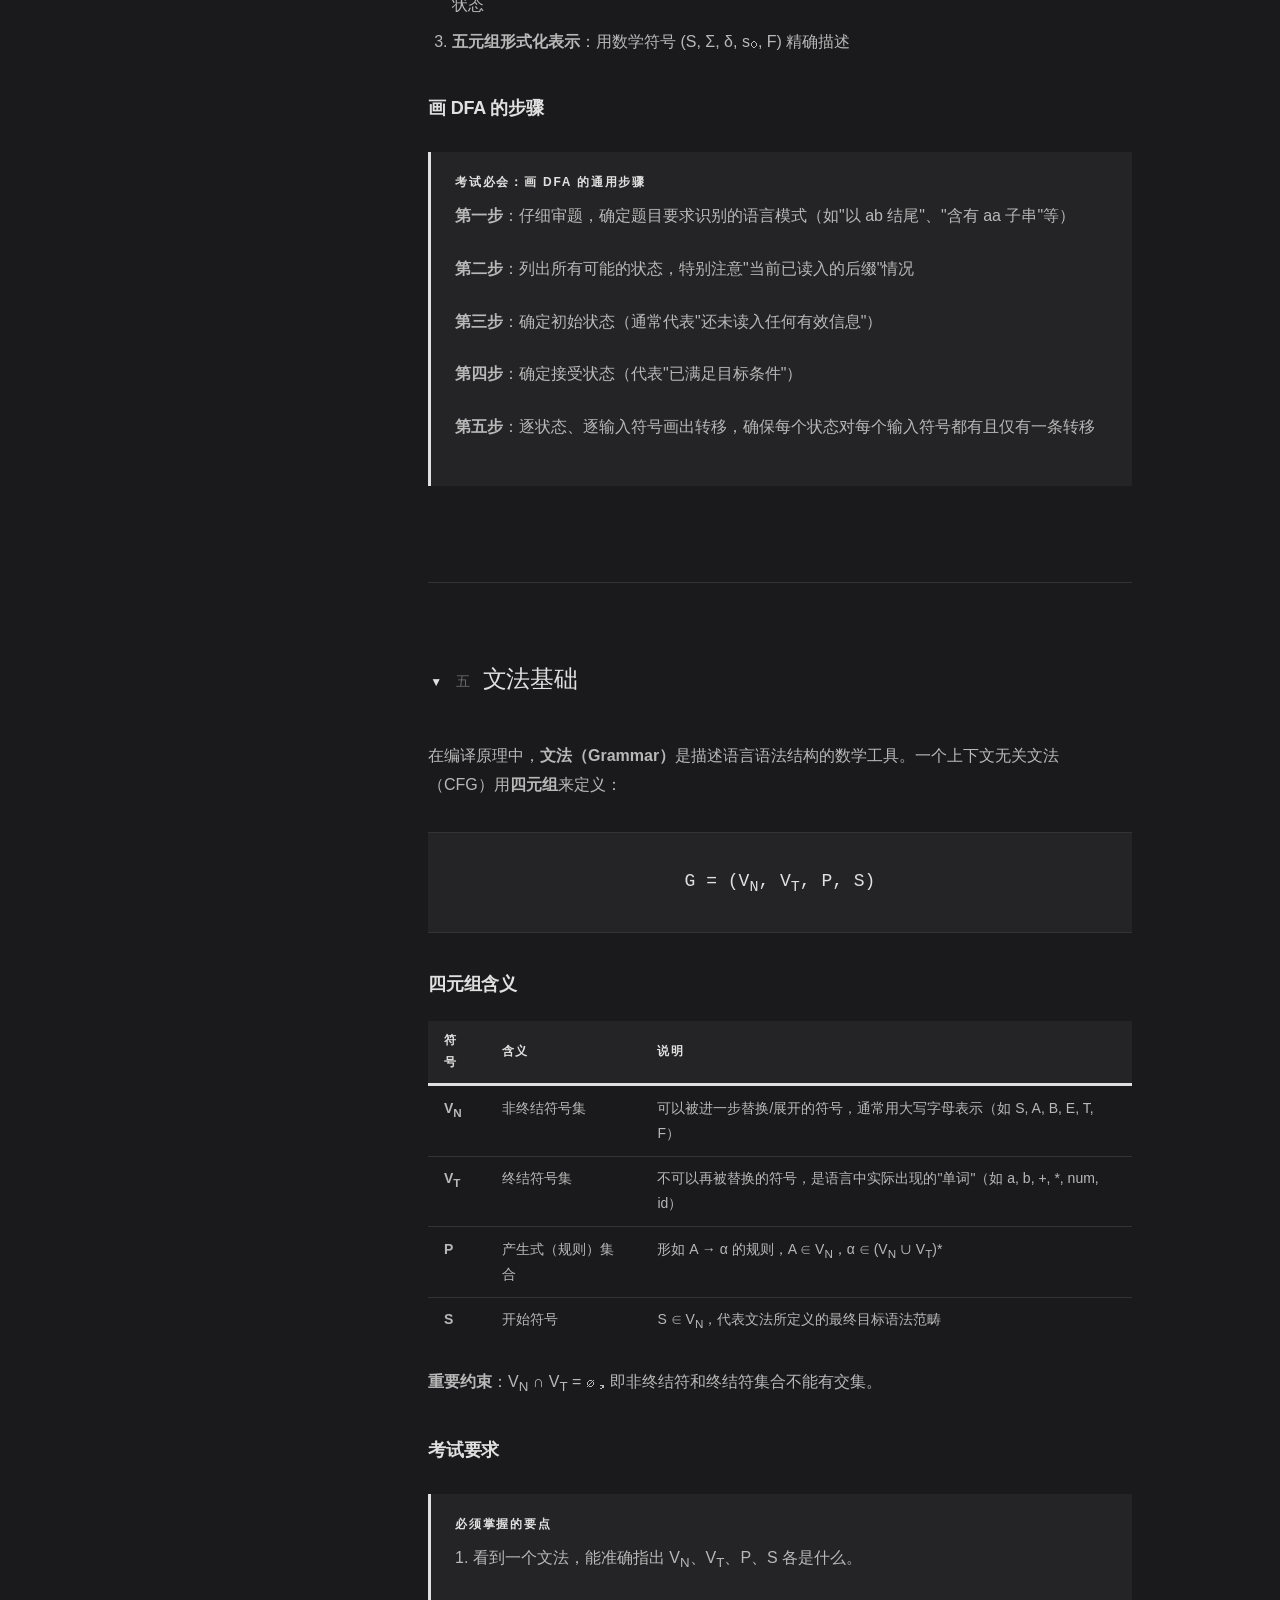
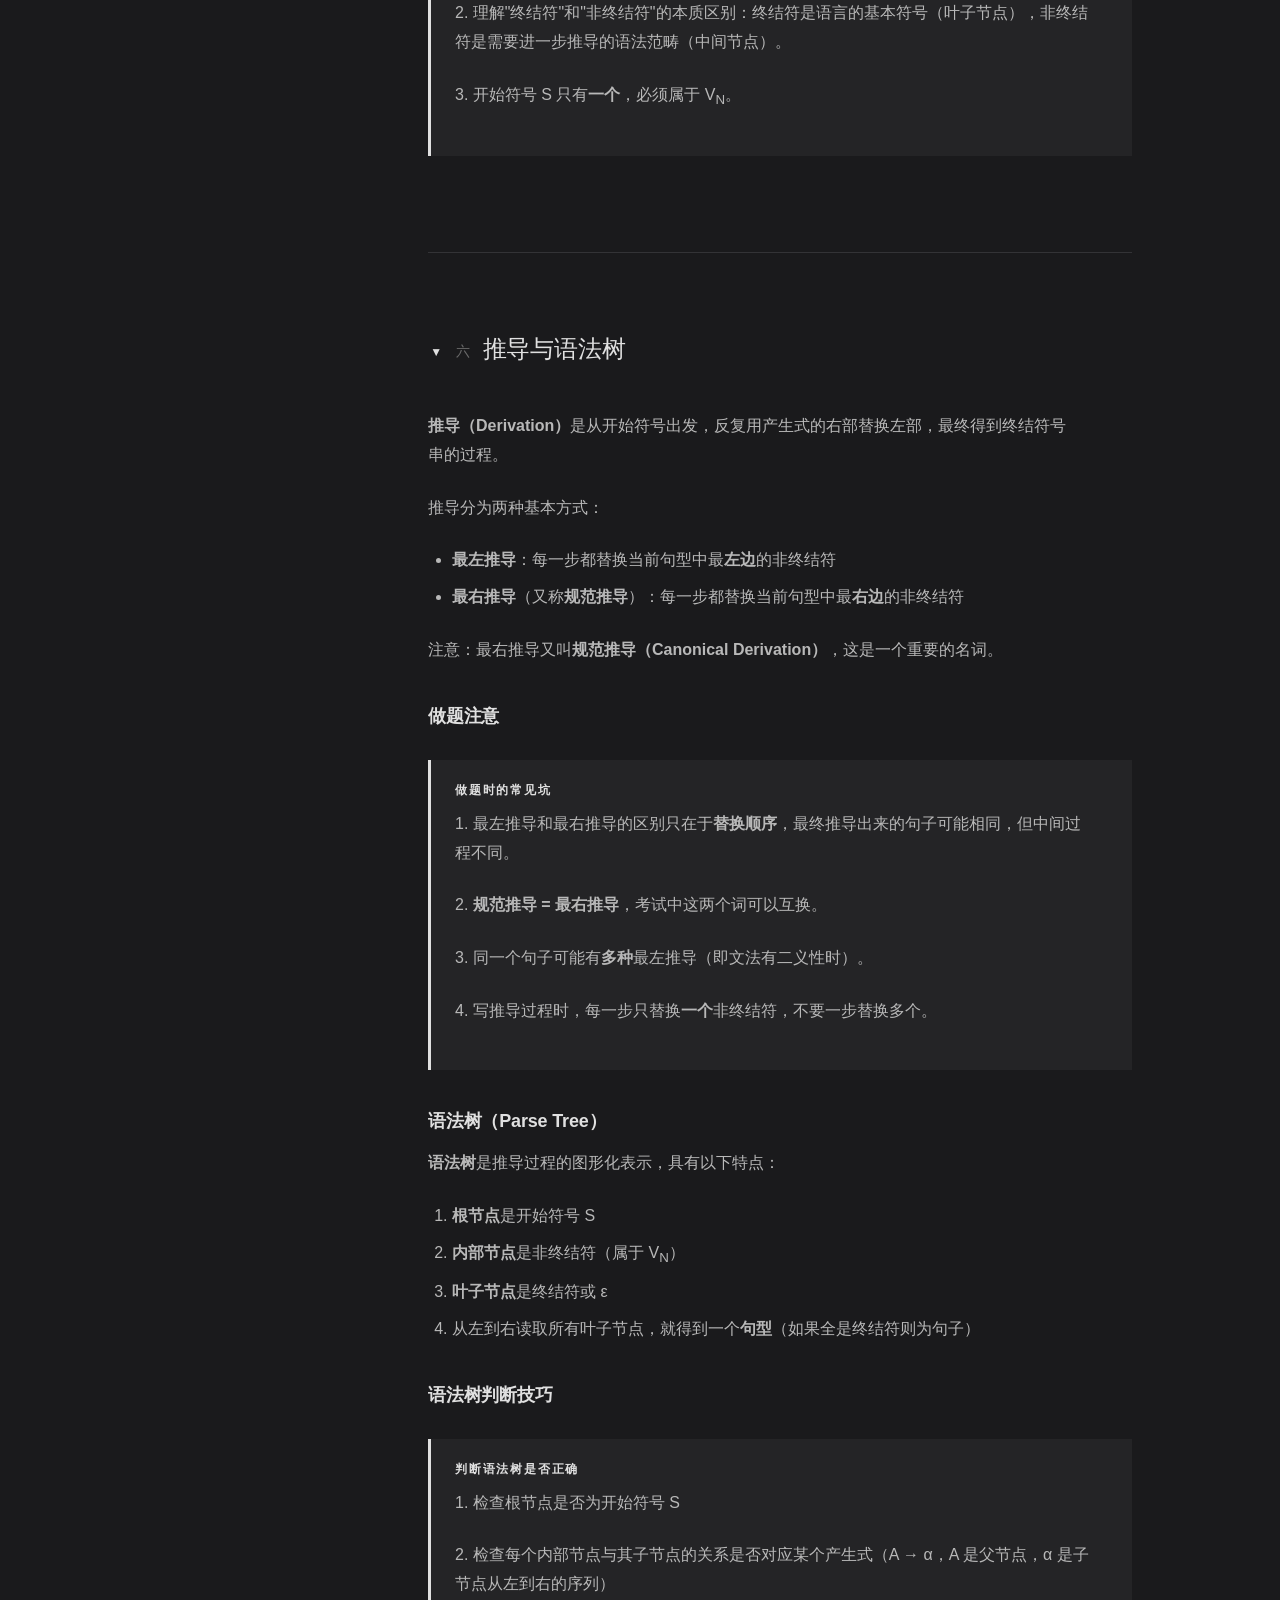
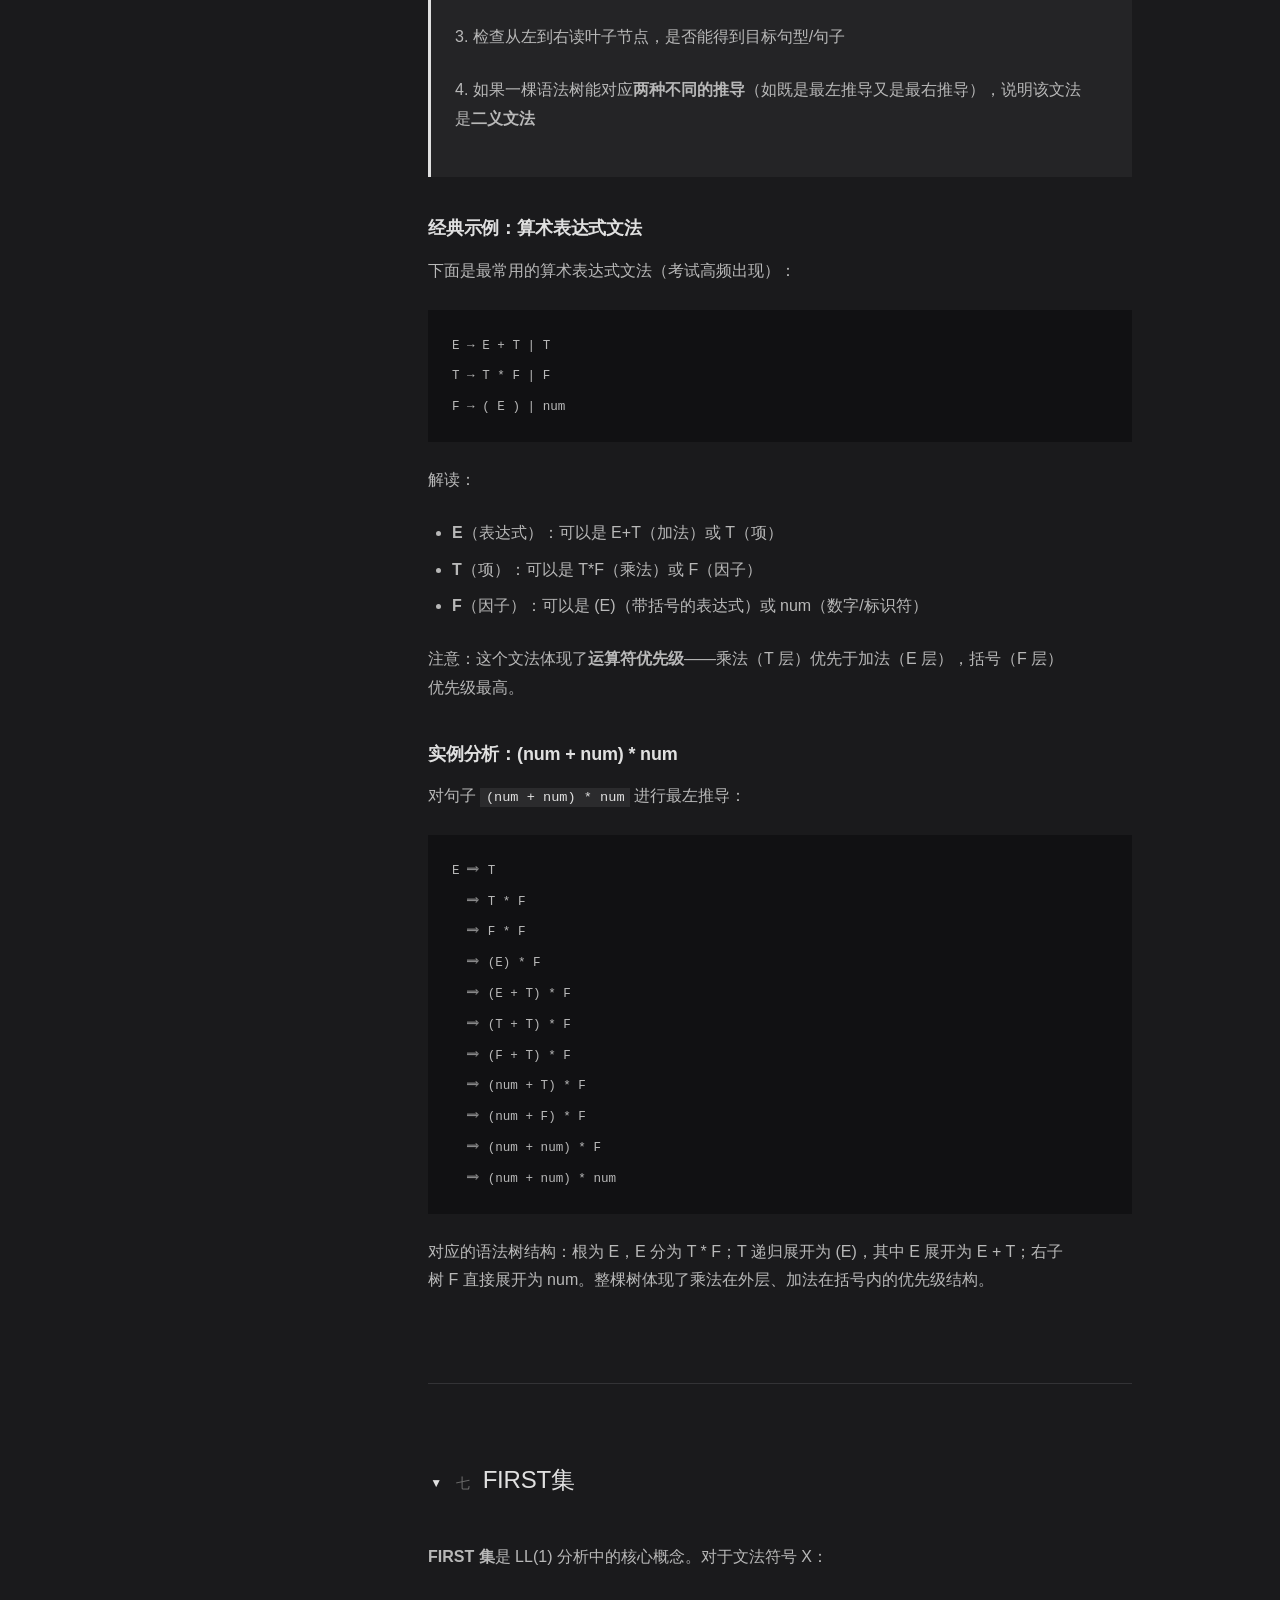
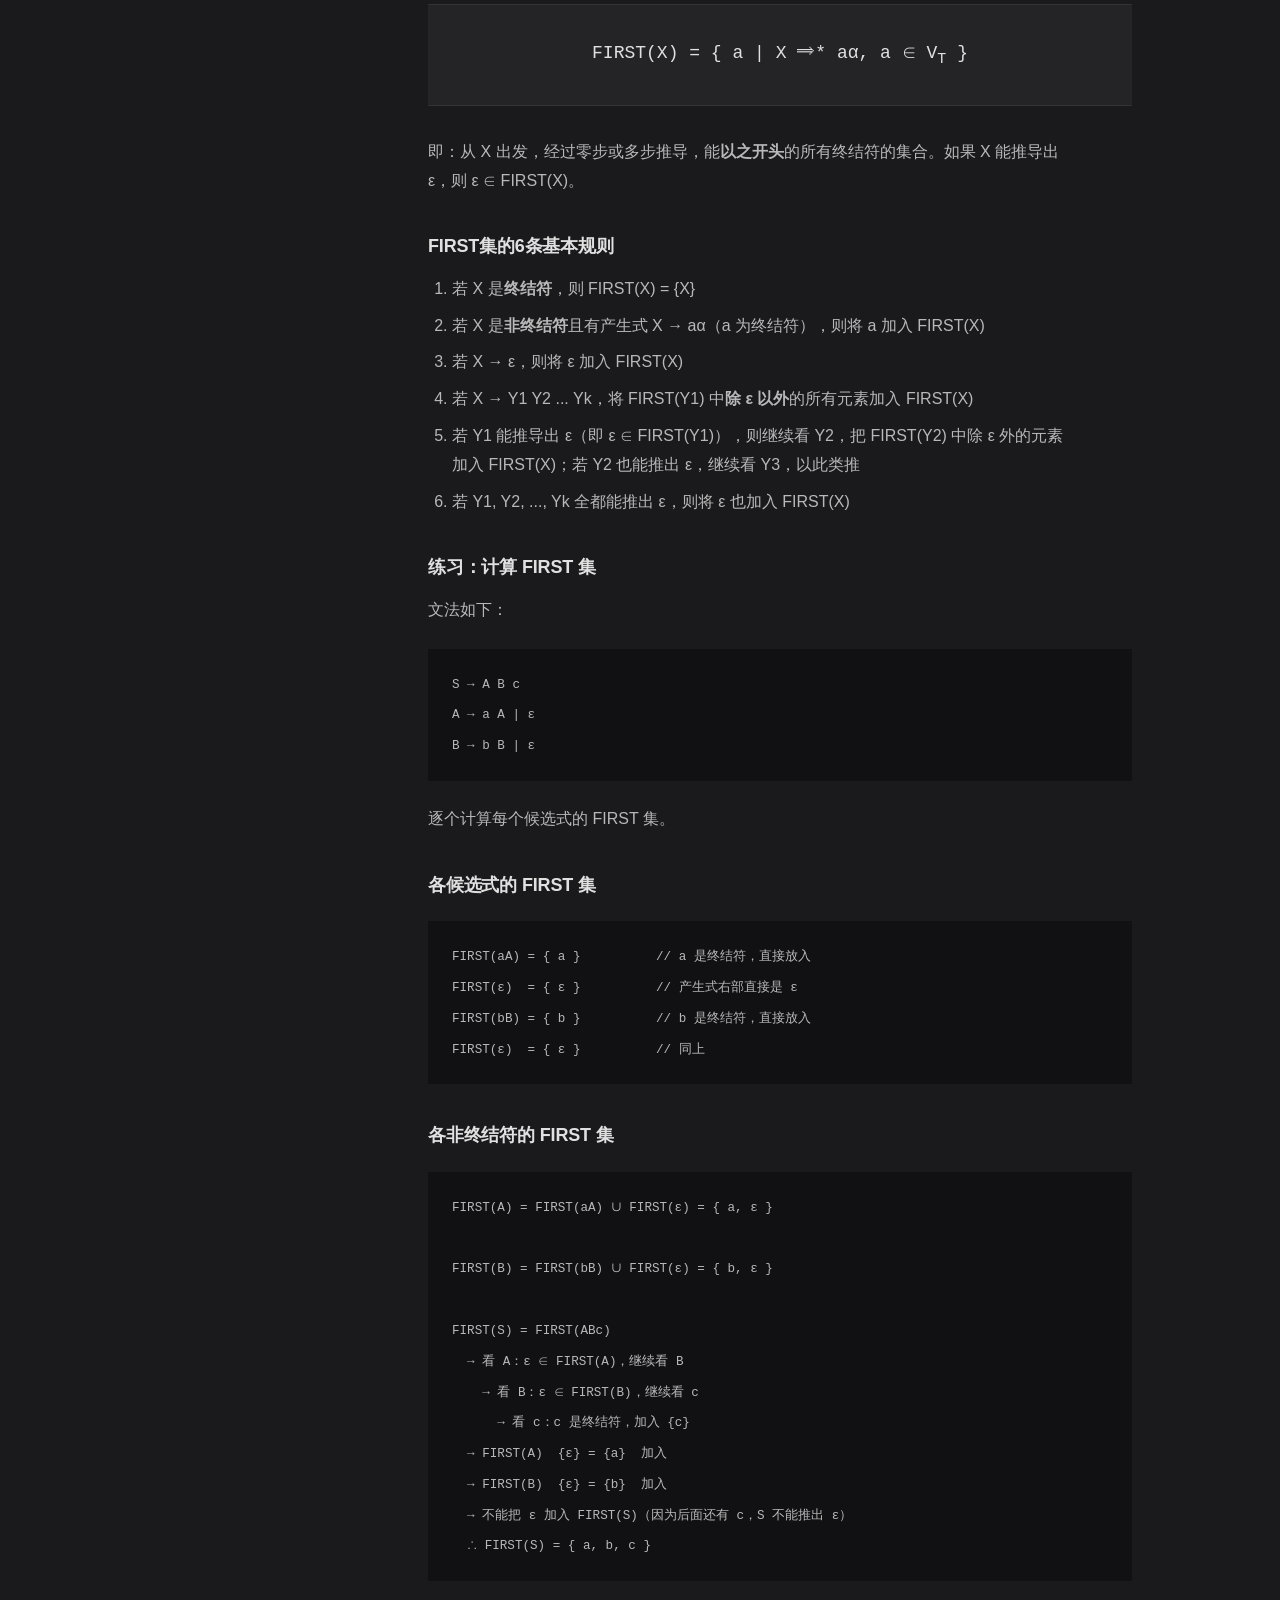
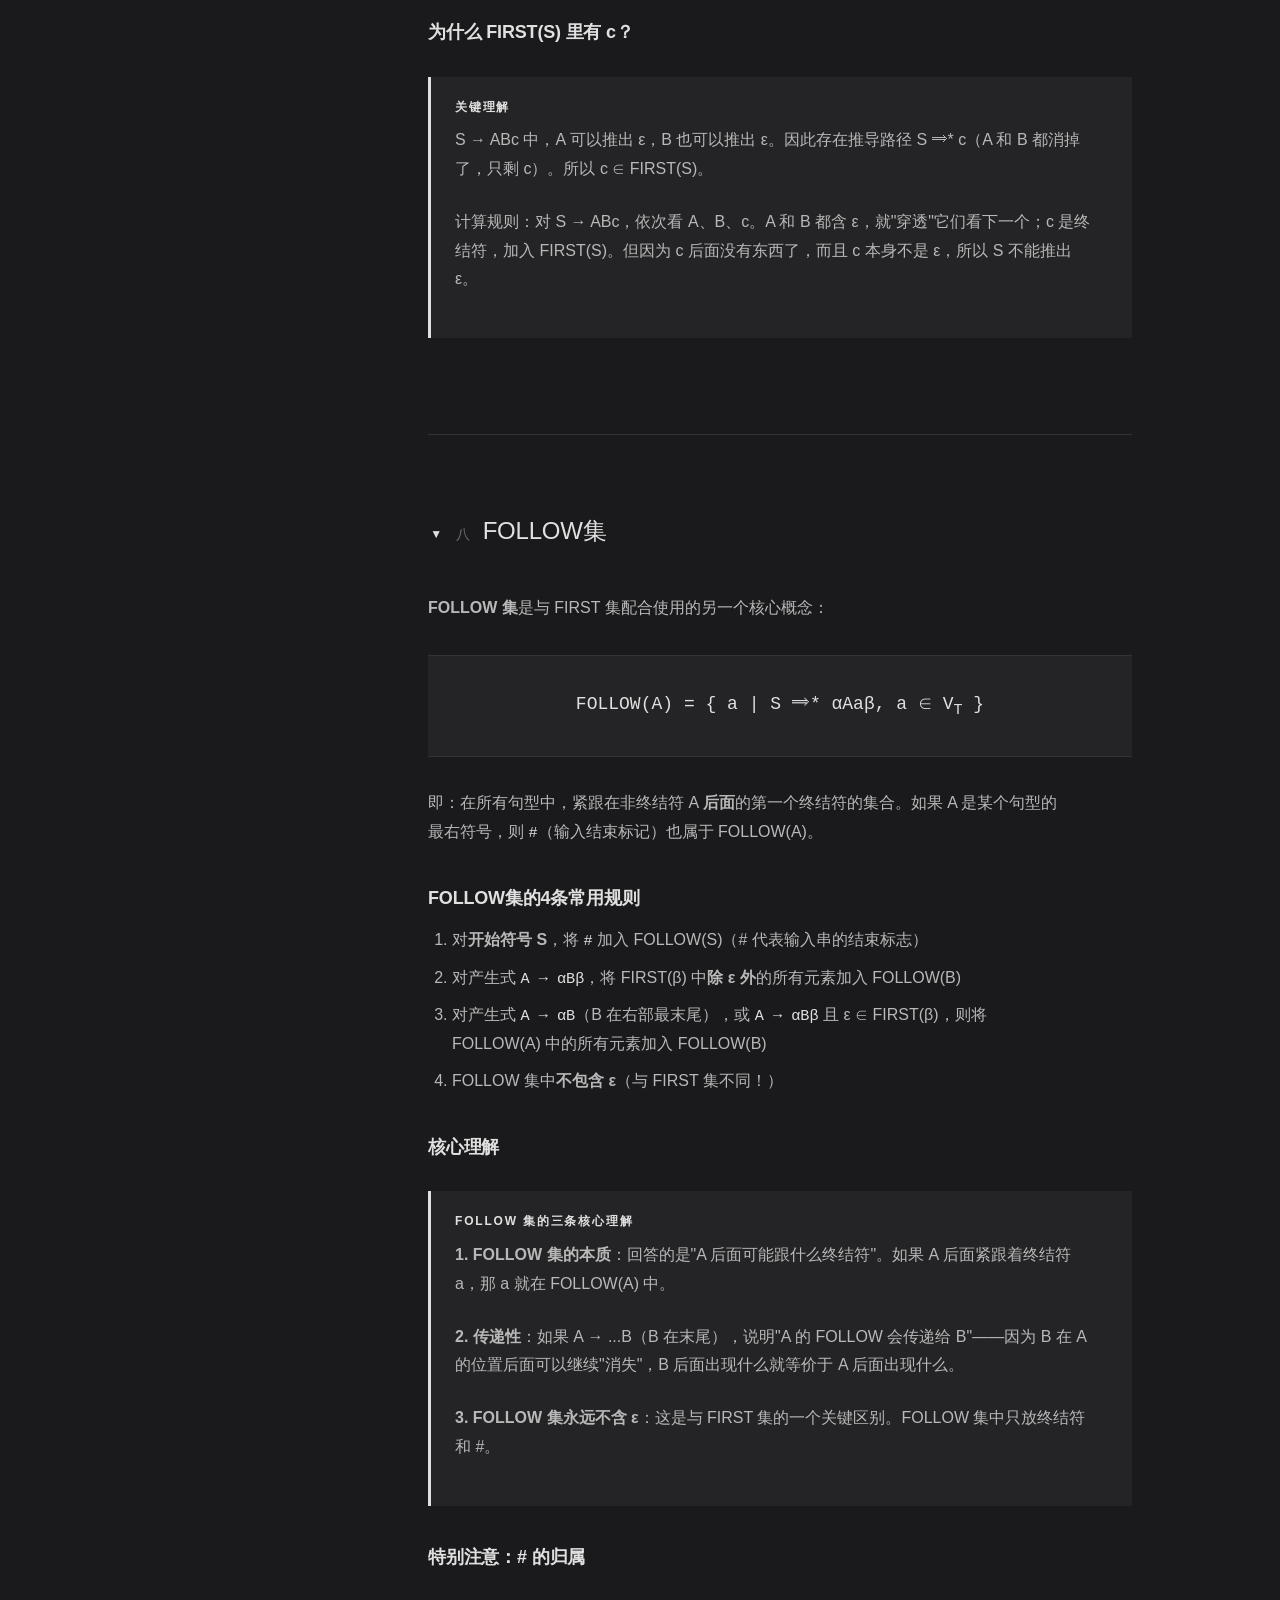
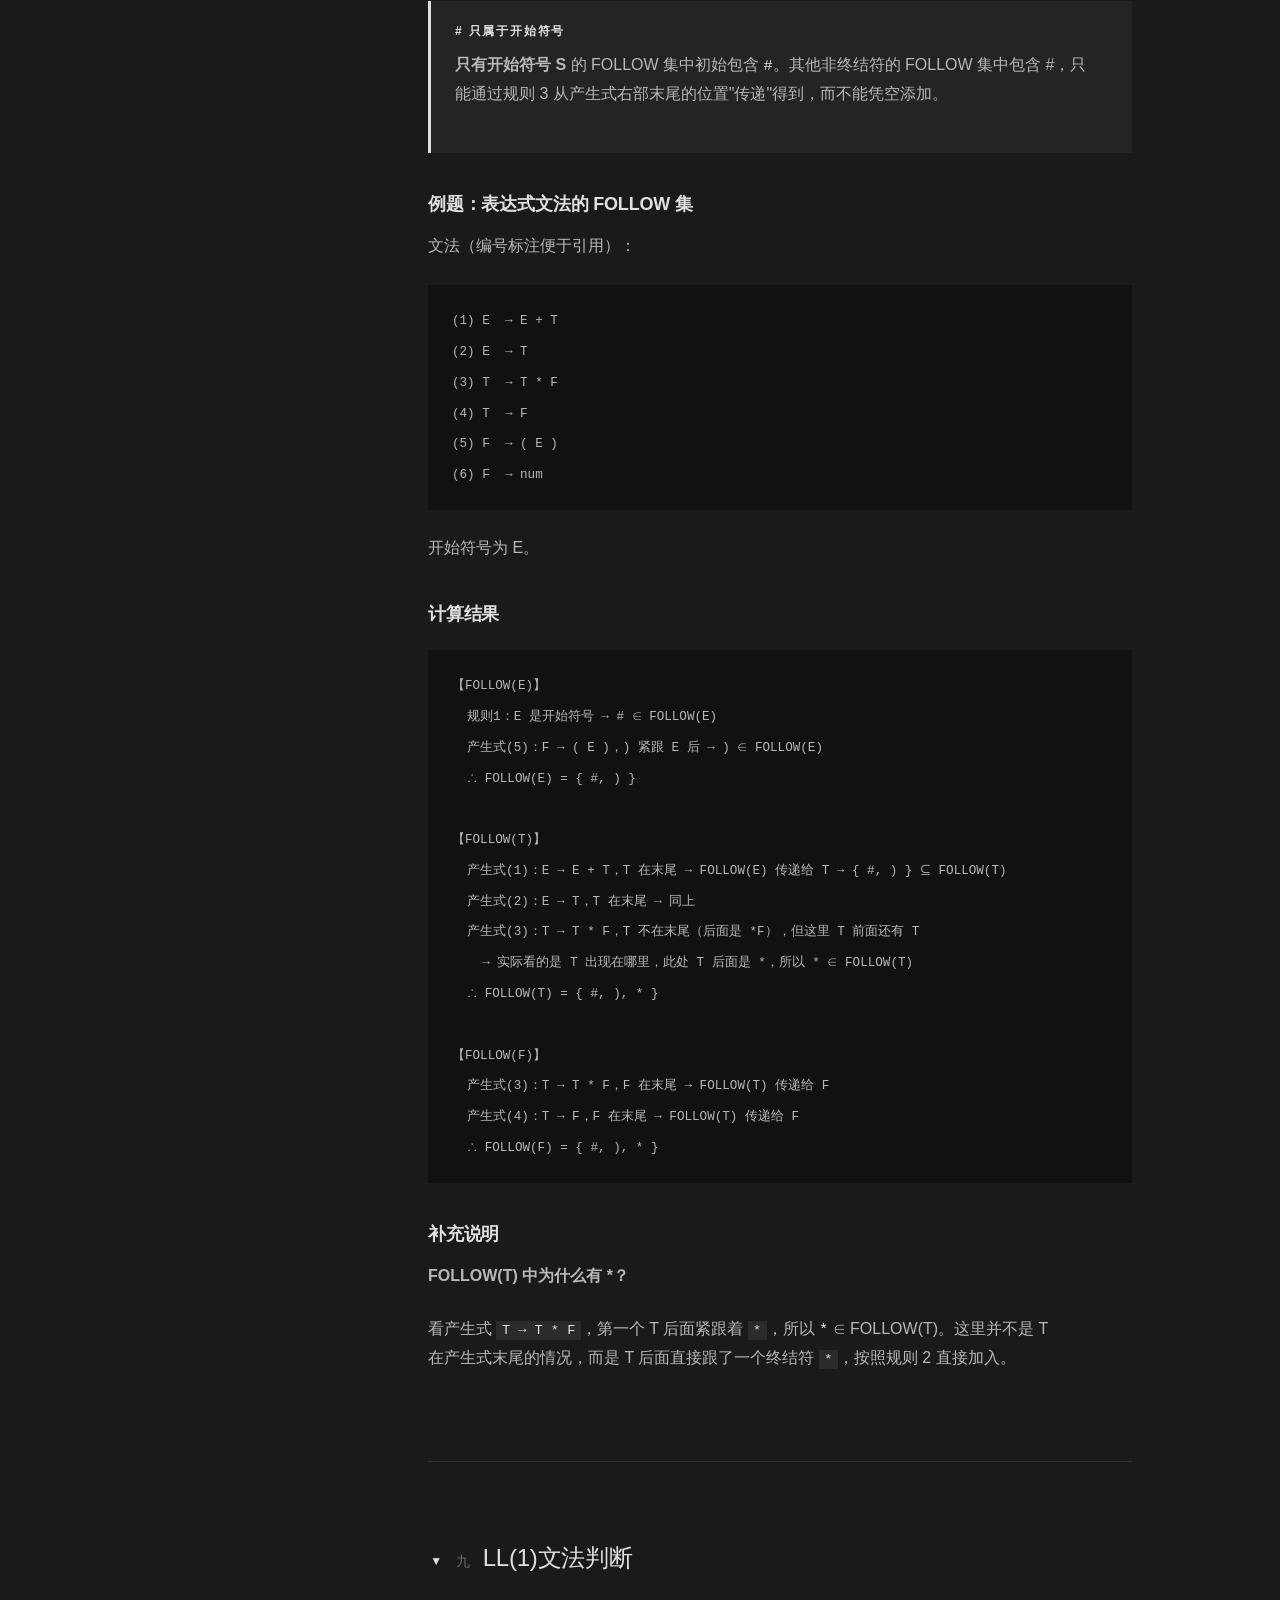
<file: study.html>
<!DOCTYPE html>
<html lang="zh-CN" data-theme="dark">
<head>
  <meta charset="UTF-8">
  <meta name="viewport" content="width=device-width, initial-scale=1.0">
  <title>编译原理 · 复习系统</title>
  <!-- 主样式表：styles.css 同目录引用 -->
  <link rel="stylesheet" href="styles.css">
</head>
<body>

  <!-- =============================================
       Grain overlay - 胶片颗粒质感覆盖层
       ============================================= -->
  <div class="grain-overlay" aria-hidden="true"></div>

  <!-- =============================================
       Sidebar - 侧边导航栏
       ============================================= -->
  <aside class="sidebar open" id="sidebar">

    <!-- 侧边栏头部：标题 + 副标题 -->
    <div class="sidebar-header">
      <h1 class="sidebar-title">编译原理</h1>
      <p class="sidebar-subtitle">复 · 习 · 系 · 统</p>
    </div>

    <!-- 搜索栏 -->
    <div class="sidebar-search">
      <input
        type="text"
        id="searchInput"
        placeholder="搜索… (Ctrl+K)"
        autocomplete="off"
        aria-label="搜索章节内容"
      >
      <span class="search-count" id="searchCount"></span>
    </div>

    <!-- 章节导航：由 JS 动态渲染填充 -->
    <nav class="sidebar-nav" id="sidebarNav" aria-label="章节导航">
      <!-- 导航入口 -->
      <a class="sidebar-item sidebar-item-exam" href="index.html">
        <span class="sidebar-check"></span>
        <span class="sidebar-num"></span>
        <span class="sidebar-label">返回首页</span>
      </a>
      <a class="sidebar-item sidebar-item-exam" href="exam.html">
        <span class="sidebar-check"></span>
        <span class="sidebar-num"></span>
        <span class="sidebar-label">题库练习</span>
      </a>
      <div class="sidebar-divider"></div>
      <!-- JS 动态渲染章节 -->
    </nav>

    <!-- 学习进度条 + 导出 -->
    <div class="sidebar-progress">
      <div class="progress-bar" role="progressbar" aria-valuemin="0" aria-valuemax="100" aria-valuenow="0" aria-label="学习进度">
        <div class="progress-fill" id="progressFill"></div>
      </div>
      <div class="progress-text">
        <span id="progressLabel">0 / 17 章</span>
        <span id="progressPct">0%</span>
      </div>
      <button class="sidebar-export-btn" id="exportBtn">导出资料</button>
    </div>
  </aside>

  <!-- 移动端侧边栏遮罩层 -->
  <div class="sidebar-overlay" id="sidebarOverlay" aria-hidden="true"></div>

  <!-- =============================================
       Main - 主内容区域
       ============================================= -->
  <main class="main">

    <!-- Toolbar - 顶部工具栏 -->
    <header class="toolbar" id="toolbar">

      <!-- 目录切换按钮（移动端） -->
      <button
        class="toolbar-btn toc-toggle"
        id="tocToggle"
        title="目录"
        aria-label="切换侧边栏目录"
      >
        <svg width="20" height="20" viewBox="0 0 20 20" fill="none" stroke="currentColor" stroke-width="1.5">
          <line x1="3" y1="5" x2="17" y2="5"/>
          <line x1="3" y1="10" x2="17" y2="10"/>
          <line x1="3" y1="15" x2="17" y2="15"/>
        </svg>
      </button>

      <!-- 面包屑导航 -->
      <nav class="breadcrumb" id="breadcrumb" aria-label="面包屑导航">
        <a class="breadcrumb-home" href="index.html" style="color:inherit;text-decoration:none;">首页</a>
        <span class="breadcrumb-sep">/</span>
        <span class="breadcrumb-current" id="breadcrumbCurrent">编译原理</span>
      </nav>

      <!-- 工具栏弹性占位 -->
      <div class="toolbar-spacer"></div>

      <!-- 工具栏操作按钮组 -->
      <div class="toolbar-actions">
        <button class="toolbar-btn" id="fontDecrease" title="减小字号" aria-label="减小字号">A-</button>
        <button class="toolbar-btn" id="fontIncrease" title="增大字号" aria-label="增大字号">A+</button>
        <button class="toolbar-btn" id="printBtn" title="打印" aria-label="打印当前页面">打印</button>
        <button class="toolbar-btn" id="resetProgress" title="重置进度" aria-label="重置学习进度">重置</button>
        <button class="toolbar-btn" id="scrollTop" title="回到顶部 (T)" aria-label="回到页面顶部">顶部</button>
        <div class="theme-wrapper" style="position:relative;">
          <button class="theme-btn" id="themeToggle" title="切换主题 (D)" aria-label="切换主题">切换主题</button>
          <div class="theme-dropdown" id="themeDropdown">
            <button class="theme-option" data-theme="light"><span class="theme-dot" data-theme="light"></span>Light</button>
            <button class="theme-option active" data-theme="dark"><span class="theme-dot" data-theme="dark"></span>Dark</button>
            <button class="theme-option" data-theme="warm"><span class="theme-dot" data-theme="warm"></span>Warm</button>
            <button class="theme-option" data-theme="cool"><span class="theme-dot" data-theme="cool"></span>Cool</button>
          </div>
        </div>
      </div>
    </header>

    <!-- Content - 内容区域 -->
    <article class="content" id="content">

      <!-- Hero - 首屏视觉区域：大面积留白 + 极细标题 -->
      <div class="hero">
        <h1 class="hero-title">编译原理</h1>
        <p class="hero-desc">考前复习 · 高密度整理 · 共十七章</p>
        <div class="hero-line"></div>
      </div>

      <!-- 章节容器：由 JS 动态渲染填充章节内容 -->
      <div id="chaptersContainer" aria-label="章节内容">
        <!-- JS 动态渲染 -->
      </div>
    </article>
  </main>

  <!-- =============================================
       Keyboard shortcuts hint - 快捷键提示
       ============================================= -->
  <div class="shortcuts-hint" id="shortcutsHint" aria-label="快捷键提示">
    <span>Ctrl+K 搜索</span>
    <span>D 主题</span>
    <span>← → 翻章</span>
    <span>T 顶部</span>
  </div>

  <!-- 内容数据（分两部分避免超时） -->
  <script src="content-ch1-9.js"></script>
  <script src="content-ch10-17.js"></script>
  <!-- 主逻辑脚本 -->
  <script src="app.js"></script>
</body>
</html>
</file>
<file: styles.css>
/* ==========================================================================
   Compiler Review — Monochrome Multi-Theme
   4 themes: Light / Dark / Warm / Cool
   ========================================================================== */

/* ---------------------------------------------------------------------------
   1. CSS Variables
   --------------------------------------------------------------------------- */
:root {
  /* ---- Typography ---- */
  --font-sans:  'Inter', 'Helvetica Neue', 'PingFang SC', 'Microsoft YaHei', sans-serif;
  --font-mono:  'JetBrains Mono', 'Fira Code', 'Consolas', monospace;

  --weight-thin:    100;
  --weight-black:   900;
  --weight-body:    300;
  --weight-nav:     400;

  --text-xs:    0.75rem;
  --text-sm:    0.875rem;
  --text-base:  1rem;
  --text-lg:    1.125rem;
  --text-xl:    1.5rem;
  --text-2xl:   2rem;
  --text-3xl:   3rem;

  --line-tight:    1.3;
  --line-body:     1.8;
  --line-loose:    2.2;

  /* ---- Spacing ---- */
  --sidebar-width:   280px;
  --toolbar-height:  56px;
  --content-padding: clamp(2rem, 5vw, 6rem);
  --section-gap:     4rem;

  /* ---- Lines ---- */
  --line-thin:   0.5px;
  --line-thick:  3px;

  /* ---- Transitions ---- */
  --transition-fast:   0.2s ease;
  --transition-base:   0.3s ease;
  --transition-slow:   0.5s ease;

  /* ---- Scrollbar ---- */
  --scrollbar-width: 4px;

  /* ---- Z-index layers ---- */
  --z-sidebar:    200;
  --z-overlay:    190;
  --z-toolbar:    195;
  --z-grain:      1;
  --z-content:    10;
}

/* ---------------------------------------------------------------------------
   1a. Light Theme (default) — 温暖米白
   --------------------------------------------------------------------------- */
:root,
[data-theme="light"] {
  --bg-primary:       #F0EDE8;
  --bg-sidebar:       #E6E3DD;
  --bg-code:          #2C2C2C;
  --bg-toolbar:       #F0EDE8;
  --bg-callout:       #E8E5DF;
  --bg-table-head:    #E8E5DF;

  --text-primary:     #3A3A3A;
  --text-secondary:   #7A7A7A;
  --text-heading:     #1A1A1A;
  --text-code:        #D0D0D0;

  --border-light:     #D0CDC6;
  --border-dark:      #A0A0A0;

  --highlight-bg:     #1A1A1A;
  --highlight-text:   #F0EDE8;

  --accent-line:      #3A3A3A;
  --accent-line-light: #D0CDC6;
}

/* ---------------------------------------------------------------------------
   1b. Dark Theme — 深邃灰
   --------------------------------------------------------------------------- */
[data-theme="dark"] {
  --bg-primary:       #1A1A1C;
  --bg-sidebar:       #222224;
  --bg-code:          #111113;
  --bg-toolbar:       #1A1A1C;
  --bg-callout:       #242426;
  --bg-table-head:    #242426;

  --text-primary:     #B8B8B8;
  --text-secondary:   #6A6A6A;
  --text-heading:     #E0E0E0;
  --text-code:        #B8B8B8;

  --border-light:     #333336;
  --border-dark:      #555558;

  --highlight-bg:     #E0E0E0;
  --highlight-text:   #1A1A1C;

  --accent-line:      #E0E0E0;
  --accent-line-light: #333336;
}

/* ---------------------------------------------------------------------------
   1c. Warm Theme — 暖调棕灰
   --------------------------------------------------------------------------- */
[data-theme="warm"] {
  --bg-primary:       #EAE4DA;
  --bg-sidebar:       #DED8CE;
  --bg-code:          #2A2520;
  --bg-toolbar:       #EAE4DA;
  --bg-callout:       #E0DAD0;
  --bg-table-head:    #E0DAD0;

  --text-primary:     #3D3530;
  --text-secondary:   #8A7D72;
  --text-heading:     #2A2218;
  --text-code:        #C8C0B5;

  --border-light:     #CFC8BC;
  --border-dark:      #9A8E82;

  --highlight-bg:     #2A2218;
  --highlight-text:   #EAE4DA;

  --accent-line:      #3D3530;
  --accent-line-light: #CFC8BC;
}

/* ---------------------------------------------------------------------------
   1d. Cool Theme — 冷调蓝灰
   --------------------------------------------------------------------------- */
[data-theme="cool"] {
  --bg-primary:       #E8EAED;
  --bg-sidebar:       #DCDEE2;
  --bg-code:          #1E2025;
  --bg-toolbar:       #E8EAED;
  --bg-callout:       #DEE0E4;
  --bg-table-head:    #DEE0E4;

  --text-primary:     #2D3138;
  --text-secondary:   #6B7080;
  --text-heading:     #1A1E25;
  --text-code:        #B8BCC5;

  --border-light:     #C8CBD0;
  --border-dark:      #8A8E98;

  --highlight-bg:     #1A1E25;
  --highlight-text:   #E8EAED;

  --accent-line:      #2D3138;
  --accent-line-light: #C8CBD0;
}


/* ===========================================================================
   2. Reset & Base
   =========================================================================== */
*,
*::before,
*::after {
  margin: 0;
  padding: 0;
  box-sizing: border-box;
}

html {
  font-size: 16px;
  scroll-behavior: smooth;
  -webkit-font-smoothing: antialiased;
  -moz-osx-font-smoothing: grayscale;
}

body {
  font-family: var(--font-sans);
  font-weight: var(--weight-body);
  font-size: var(--text-base);
  line-height: var(--line-body);
  color: var(--text-primary);
  background-color: var(--bg-primary);
  overflow-x: hidden;
}

::selection {
  background-color: var(--black);
  color: var(--off-white);
}


/* ===========================================================================
   3. Grain Overlay (Film Texture)
   =========================================================================== */
body::before {
  content: '';
  position: fixed;
  inset: 0;
  z-index: var(--z-grain);
  pointer-events: none;
  opacity: 0.04;
  background-image: url("data:image/svg+xml,%3Csvg viewBox='0 0 256 256' xmlns='http://www.w3.org/2000/svg'%3E%3Cfilter id='noise'%3E%3CfeTurbulence type='fractalNoise' baseFrequency='0.9' numOctaves='4' stitchTiles='stitch'/%3E%3C/filter%3E%3Crect width='100%25' height='100%25' filter='url(%23noise)'/%3E%3C/svg%3E");
  background-repeat: repeat;
  background-size: 200px 200px;
  mix-blend-mode: overlay;
}

[data-theme="dark"] body::before {
  opacity: 0.06;
  mix-blend-mode: soft-light;
}


/* ===========================================================================
   4. Scrollbar — Ultra Thin
   =========================================================================== */
::-webkit-scrollbar {
  width: var(--scrollbar-width);
  height: var(--scrollbar-width);
}

::-webkit-scrollbar-track {
  background: transparent;
}

::-webkit-scrollbar-thumb {
  background-color: var(--mid-gray);
  border-radius: 2px;
}

::-webkit-scrollbar-thumb:hover {
  background-color: var(--dark-gray);
}

/* Firefox */
* {
  scrollbar-width: thin;
  scrollbar-color: var(--mid-gray) transparent;
}


/* ===========================================================================
   5. Layout
   =========================================================================== */
.app-layout {
  display: flex;
  min-height: 100vh;
  position: relative;
}

.main-content {
  flex: 1;
  margin-left: var(--sidebar-width);
  min-height: 100vh;
  position: relative;
  z-index: var(--z-content);
}


/* ===========================================================================
   6. Sidebar — 抽屉式，默认展开时内容右移
   =========================================================================== */
.sidebar {
  position: fixed;
  top: 0;
  left: 0;
  width: var(--sidebar-width);
  height: 100vh;
  background-color: var(--bg-sidebar);
  color: var(--text-primary);
  display: flex;
  flex-direction: column;
  z-index: var(--z-sidebar);
  transform: translateX(-100%);
  transition: transform var(--transition-base);
  overflow: hidden;
  box-shadow: none;
}

.sidebar.open {
  transform: translateX(0);
  box-shadow: 2px 0 12px rgba(0, 0, 0, 0.08);
}

[data-theme="dark"] .sidebar.open {
  box-shadow: 2px 0 12px rgba(0, 0, 0, 0.3);
}

/* 主内容随侧边栏开合右移 */
body.sidebar-visible .main {
  margin-left: var(--sidebar-width);
  transition: margin-left var(--transition-base);
}

/* ---- Sidebar Header ---- */
.sidebar-header {
  padding: 1.5rem;
  border-bottom: var(--line-thin) solid var(--border-light);
}

.sidebar-title {
  font-size: var(--text-lg);
  font-weight: var(--weight-thin);
  letter-spacing: 0.15em;
  color: var(--text-heading);
}

.sidebar-subtitle {
  font-size: var(--text-xs);
  color: var(--text-secondary);
  margin-top: 0.25rem;
  font-weight: var(--weight-thin);
  letter-spacing: 0.3em;
}

/* ---- Search Box ---- */
.sidebar-search {
  padding: 1rem 1.5rem;
  border-bottom: var(--line-thin) solid var(--border-light);
}

.sidebar-search input {
  width: 100%;
  padding: 0.5rem 0.8rem;
  background: var(--bg-primary);
  border: var(--line-thin) solid var(--border-light);
  border-radius: 0;
  color: var(--text-primary);
  font-family: var(--font-sans);
  font-size: var(--text-sm);
  font-weight: var(--weight-body);
  outline: none;
  transition: border-color var(--transition-fast);
}

.sidebar-search input::placeholder {
  color: var(--text-secondary);
  font-weight: var(--weight-thin);
}

.sidebar-search input:focus {
  border-color: var(--text-primary);
}

.search-count {
  display: block;
  font-size: var(--text-xs);
  color: var(--text-secondary);
  margin-top: 0.3rem;
  font-weight: var(--weight-thin);
  min-height: 1em;
}

/* ---- Navigation List ---- */
.sidebar-nav {
  flex: 1;
  overflow-y: auto;
  padding: 0.5rem 0;
}

/* ---- Sidebar Item ---- */
.sidebar-item {
  display: flex;
  align-items: center;
  gap: 0.6rem;
  padding: 0.55rem 1.5rem;
  font-size: var(--text-sm);
  font-weight: var(--weight-nav);
  color: var(--text-secondary);
  text-decoration: none;
  border-left: var(--line-thick) solid transparent;
  transition: all var(--transition-fast);
  cursor: pointer;
  line-height: 1.4;
}

.sidebar-item:hover {
  color: var(--text-primary);
  background: rgba(0, 0, 0, 0.03);
}

.sidebar-item.active {
  color: var(--text-heading);
  border-left-color: var(--text-heading);
  background: rgba(0, 0, 0, 0.04);
  font-weight: var(--weight-body);
}

[data-theme="dark"] .sidebar-item:hover {
  background: rgba(255, 255, 255, 0.04);
}

[data-theme="dark"] .sidebar-item.active {
  background: rgba(255, 255, 255, 0.06);
}

.sidebar-check {
  width: 14px;
  height: 14px;
  display: flex;
  align-items: center;
  justify-content: center;
  font-size: 9px;
  color: transparent;
  border: var(--line-thin) solid var(--border-light);
  border-radius: 50%;
  flex-shrink: 0;
  transition: all var(--transition-fast);
}

.sidebar-check.done {
  border-color: var(--text-secondary);
  background: var(--text-secondary);
  color: var(--bg-primary);
}

.sidebar-num {
  font-family: var(--font-mono);
  font-size: var(--text-xs);
  color: var(--text-secondary);
  min-width: 1.5rem;
  text-align: right;
  opacity: 0.5;
}

.sidebar-item.active .sidebar-num {
  opacity: 1;
  color: var(--text-heading);
}

.sidebar-label {
  flex: 1;
  overflow: hidden;
  text-overflow: ellipsis;
  white-space: nowrap;
}

/* ---- Sidebar Progress Bar ---- */
.sidebar-progress {
  padding: 1rem 1.5rem 1.5rem;
  border-top: var(--line-thin) solid var(--border-light);
}

.progress-bar {
  height: 2px;
  background: var(--border-light);
  border-radius: 0;
  overflow: hidden;
}

.progress-fill {
  height: 100%;
  background: var(--text-primary);
  transition: width var(--transition-slow);
}

.progress-text {
  font-size: var(--text-xs);
  color: var(--text-secondary);
  margin-top: 0.4rem;
  font-weight: var(--weight-thin);
  display: flex;
  justify-content: space-between;
}

/* ---- Sidebar Overlay (Drawer Backdrop) ---- */
.sidebar-overlay {
  position: fixed;
  inset: 0;
  background: rgba(0, 0, 0, 0.35);
  z-index: var(--z-overlay);
  opacity: 0;
  pointer-events: none;
  transition: opacity var(--transition-base);
}

.sidebar-overlay.open {
  opacity: 1;
  pointer-events: auto;
}

.nav-item.active {
  color: var(--text-sidebar-active);
  border-left-color: var(--text-sidebar-active);
  background: rgba(255, 255, 255, 0.05);
  font-weight: var(--weight-body);
}

.nav-item.completed {
  color: var(--mid-gray);
}

.nav-item.completed::after {
  content: '';
  display: inline-block;
  width: 6px;
  height: 6px;
  background: var(--mid-gray);
  border-radius: 50%;
  margin-left: 0.5rem;
  vertical-align: middle;
}

/* ---- Sidebar Progress Bar ---- */
.sidebar-progress {
  padding: 1rem 1.5rem 1.5rem;
  border-top: var(--line-thin) solid var(--dark-gray);
}

.progress-label {
  font-size: var(--text-xs);
  color: var(--mid-gray);
  margin-bottom: 0.5rem;
  font-weight: var(--weight-thin);
  letter-spacing: 0.1em;
  text-transform: uppercase;
}

.progress-bar {
  height: 2px;
  background: var(--dark-gray);
  border-radius: 0;
  overflow: hidden;
}

.progress-fill {
  height: 100%;
  background: var(--text-sidebar-active);
  transition: width var(--transition-slow);
}

.progress-text {
  font-size: var(--text-xs);
  color: var(--mid-gray);
  margin-top: 0.4rem;
  font-variant-numeric: tabular-nums;
}

/* ---- Mobile Sidebar Toggle ---- */
.sidebar-toggle {
  display: none;
  position: fixed;
  top: 1rem;
  left: 1rem;
  z-index: calc(var(--z-sidebar) + 10);
  width: 40px;
  height: 40px;
  background: var(--black);
  border: none;
  color: var(--off-white);
  cursor: pointer;
  font-size: var(--text-lg);
  align-items: center;
  justify-content: center;
  transition: background var(--transition-fast);
}

.sidebar-toggle:hover {
  background: var(--dark-gray);
}

/* Sidebar overlay for mobile */
.sidebar-overlay {
  display: none;
  position: fixed;
  inset: 0;
  background: rgba(0, 0, 0, 0.6);
  z-index: calc(var(--z-sidebar) - 1);
  opacity: 0;
  transition: opacity var(--transition-base);
}

.sidebar-overlay.visible {
  opacity: 1;
}


/* ===========================================================================
   7. Toolbar (Sticky Top)
   =========================================================================== */
.toolbar {
  position: sticky;
  top: 0;
  height: var(--toolbar-height);
  background: var(--bg-toolbar);
  border-bottom: var(--line-thin) solid var(--border-light);
  display: flex;
  align-items: center;
  justify-content: space-between;
  padding: 0 var(--content-padding);
  z-index: var(--z-toolbar);
  backdrop-filter: blur(8px);
}

.toolbar-spacer {
  flex: 1;
}

.toolbar-actions {
  display: flex;
  align-items: center;
  gap: 0.5rem;
  flex-wrap: wrap;
}

/* Toolbar button base */
.toolbar-btn {
  background: none;
  border: var(--line-thin) solid var(--border-light);
  color: var(--text-secondary);
  padding: 0.35rem 0.6rem;
  font-family: var(--font-sans);
  font-size: var(--text-xs);
  font-weight: var(--weight-thin);
  cursor: pointer;
  transition: all var(--transition-fast);
  display: flex;
  align-items: center;
  justify-content: center;
  min-width: 32px;
  height: 32px;
}

.toolbar-btn:hover {
  border-color: var(--text-primary);
  color: var(--text-primary);
}

/* Hamburger toggle — always visible */
.toc-toggle {
  display: flex !important;
}

/* Theme toggle — 醒目样式 */
.theme-btn {
  position: relative;
  background: var(--text-heading);
  color: var(--bg-primary);
  border: none;
  padding: 0.5rem 1.2rem;
  font-family: var(--font-sans);
  font-size: var(--text-sm);
  font-weight: var(--weight-black);
  letter-spacing: 0.1em;
  cursor: pointer;
  transition: all var(--transition-fast);
  min-width: 80px;
  height: 36px;
  white-space: nowrap;
}

.theme-btn:hover {
  opacity: 0.85;
  transform: translateY(-1px);
}

/* Theme dropdown */
.theme-dropdown {
  position: absolute;
  top: calc(100% + 8px);
  right: 0;
  background: var(--bg-primary);
  border: var(--line-thin) solid var(--border-light);
  box-shadow: 0 6px 24px rgba(0, 0, 0, 0.12);
  padding: 0.5rem 0;
  z-index: 300;
  min-width: 140px;
  display: none;
}

[data-theme="dark"] .theme-dropdown {
  box-shadow: 0 6px 24px rgba(0, 0, 0, 0.4);
}

.theme-dropdown.open {
  display: block;
}

.theme-option {
  display: flex;
  align-items: center;
  gap: 0.6rem;
  width: 100%;
  padding: 0.5rem 1rem;
  border: none;
  background: none;
  color: var(--text-primary);
  font-family: var(--font-sans);
  font-size: var(--text-sm);
  font-weight: var(--weight-nav);
  text-align: left;
  cursor: pointer;
  transition: background var(--transition-fast);
}

.theme-option:hover {
  background: rgba(0, 0, 0, 0.06);
}

[data-theme="dark"] .theme-option:hover {
  background: rgba(255, 255, 255, 0.06);
}

.theme-option.active {
  font-weight: var(--weight-black);
  color: var(--text-heading);
}

/* Theme color dots */
.theme-dot {
  width: 10px;
  height: 10px;
  border-radius: 50%;
  border: 1.5px solid var(--border-light);
  flex-shrink: 0;
}

.theme-dot[data-theme="light"] { background: #F0EDE8; }
.theme-dot[data-theme="dark"]  { background: #1A1A1C; }
.theme-dot[data-theme="warm"]  { background: #EAE4DA; }
.theme-dot[data-theme="cool"]  { background: #E8EAED; }


/* ===========================================================================
   8. Breadcrumb
   =========================================================================== */
.breadcrumb {
  display: flex;
  align-items: center;
  gap: 0;
  font-size: var(--text-xs);
  font-weight: var(--weight-thin);
  color: var(--text-secondary);
  letter-spacing: 0.05em;
}

.breadcrumb-item {
  text-decoration: none;
  color: var(--text-secondary);
  transition: color var(--transition-fast);
}

.breadcrumb-item:hover {
  color: var(--text-primary);
}

.breadcrumb-separator {
  margin: 0 0.5rem;
  color: var(--light-gray);
  user-select: none;
}

.breadcrumb-current {
  color: var(--text-primary);
  font-weight: var(--weight-nav);
}


/* ===========================================================================
   9. Main Content Area — Typography
   =========================================================================== */
.content {
  max-width: 52rem;
  margin: 0 auto;
  padding: var(--section-gap) var(--content-padding);
}

/* ---- Chapter Title ---- */
.chapter-title {
  font-size: clamp(var(--text-2xl), 5vw, var(--text-3xl));
  font-weight: var(--weight-thin);
  color: var(--text-heading);
  line-height: var(--line-tight);
  letter-spacing: -0.02em;
  margin-bottom: 0.5rem;
}

.chapter-title-alt {
  font-weight: var(--weight-black);
  font-size: clamp(var(--text-2xl), 5vw, var(--text-3xl));
}

.chapter-meta {
  font-size: var(--text-xs);
  color: var(--text-secondary);
  font-weight: var(--weight-thin);
  letter-spacing: 0.1em;
  text-transform: uppercase;
  margin-bottom: var(--section-gap);
  padding-bottom: 2rem;
  border-bottom: var(--line-thin) solid var(--border-light);
}

/* ---- Section Headings ---- */
h2, .h2 {
  font-size: var(--text-xl);
  font-weight: var(--weight-thin);
  color: var(--text-heading);
  line-height: var(--line-tight);
  margin-top: var(--section-gap);
  margin-bottom: 1.5rem;
  letter-spacing: -0.01em;
}

h3, .h3 {
  font-size: var(--text-lg);
  font-weight: var(--weight-black);
  color: var(--text-heading);
  line-height: var(--line-tight);
  margin-top: 3rem;
  margin-bottom: 1rem;
  letter-spacing: -0.01em;
}

h4, .h4 {
  font-size: var(--text-base);
  font-weight: var(--weight-thin);
  color: var(--text-secondary);
  letter-spacing: 0.1em;
  text-transform: uppercase;
  margin-top: 2rem;
  margin-bottom: 0.75rem;
}

/* ---- Paragraph ---- */
p {
  margin-bottom: 1.5rem;
  max-width: 40em;
}

/* ---- Links ---- */
a {
  color: var(--text-primary);
  text-decoration: none;
  border-bottom: var(--line-thin) solid var(--border-light);
  transition: border-color var(--transition-fast);
}

a:hover {
  border-bottom-color: var(--text-primary);
}

/* ---- Strong / Emphasis ---- */
strong {
  font-weight: var(--weight-black);
}

em {
  font-style: italic;
  font-weight: var(--weight-body);
}

/* ---- Lists ---- */
ul, ol {
  margin-bottom: 1.5rem;
  padding-left: 1.5rem;
  max-width: 40em;
}

li {
  margin-bottom: 0.5rem;
}

li::marker {
  color: var(--mid-gray);
}

/* ---- Horizontal Rule ---- */
hr {
  border: none;
  border-top: var(--line-thin) solid var(--border-light);
  margin: var(--section-gap) 0;
}


/* ===========================================================================
   10. Code Blocks
   =========================================================================== */
pre {
  background: var(--bg-code);
  color: var(--text-code);
  padding: 1.5rem 2rem;
  margin: 2rem 0;
  overflow-x: auto;
  font-family: var(--font-mono);
  font-size: var(--text-sm);
  line-height: var(--line-loose);
  border: none;
  position: relative;
}

pre::before {
  content: '';
  position: absolute;
  top: 0;
  left: 0;
  width: var(--line-thick);
  height: 100%;
  background: var(--mid-gray);
}

code {
  font-family: var(--font-mono);
  font-size: 0.9em;
}

/* Inline code */
p code,
li code,
td code {
  background: rgba(0, 0, 0, 0.05);
  padding: 0.15em 0.4em;
  font-size: 0.85em;
  color: var(--text-heading);
}

[data-theme="dark"] p code,
[data-theme="dark"] li code,
[data-theme="dark"] td code {
  background: rgba(255, 255, 255, 0.08);
}

/* Code block language label */
pre[data-lang]::after {
  content: attr(data-lang);
  position: absolute;
  top: 0.5rem;
  right: 0.75rem;
  font-size: var(--text-xs);
  color: var(--dark-gray);
  font-weight: var(--weight-thin);
  letter-spacing: 0.1em;
  text-transform: uppercase;
}


/* ===========================================================================
   11. Tables
   =========================================================================== */
table {
  width: 100%;
  border-collapse: collapse;
  margin: 2rem 0;
  font-size: var(--text-sm);
}

thead {
  border-bottom: var(--line-thick) solid var(--accent-line);
}

th {
  text-align: left;
  padding: 0.75rem 1rem;
  font-weight: var(--weight-black);
  font-size: var(--text-xs);
  letter-spacing: 0.1em;
  text-transform: uppercase;
  color: var(--text-heading);
  background: var(--bg-table-head);
}

td {
  padding: 0.75rem 1rem;
  border-bottom: var(--line-thin) solid var(--border-light);
  vertical-align: top;
}

tr:last-child td {
  border-bottom: none;
}

tbody tr {
  transition: background var(--transition-fast);
}

tbody tr:hover {
  background: rgba(0, 0, 0, 0.02);
}

[data-theme="dark"] tbody tr:hover {
  background: rgba(255, 255, 255, 0.03);
}


/* ===========================================================================
   12. Callout / Tip Boxes
   =========================================================================== */
.callout {
  position: relative;
  padding: 1.25rem 1.5rem;
  margin: 2rem 0;
  background: var(--bg-callout);
  border-left: var(--line-thick) solid var(--accent-line);
}

.callout-title {
  font-size: var(--text-xs);
  font-weight: var(--weight-black);
  letter-spacing: 0.15em;
  text-transform: uppercase;
  color: var(--text-heading);
  margin-bottom: 0.5rem;
}

.callout-body {
  font-size: var(--text-sm);
  color: var(--text-primary);
  line-height: var(--line-body);
}

/* Callout variants */
.callout--info {
  border-left-color: var(--mid-gray);
}

.callout--warning {
  border-left-color: var(--dark-gray);
}

.callout--tip {
  border-left-style: dashed;
  border-left-width: var(--line-thick);
}


/* ===========================================================================
   13. Formula / Math Blocks
   =========================================================================== */
.formula-block {
  background: var(--bg-callout);
  padding: 2rem;
  margin: 2rem 0;
  text-align: center;
  font-family: var(--font-mono);
  font-size: var(--text-lg);
  color: var(--text-heading);
  border-top: var(--line-thin) solid var(--border-light);
  border-bottom: var(--line-thin) solid var(--border-light);
  overflow-x: auto;
}

.formula-block .formula-label {
  display: block;
  font-size: var(--text-xs);
  color: var(--text-secondary);
  font-weight: var(--weight-thin);
  letter-spacing: 0.1em;
  text-transform: uppercase;
  margin-top: 0.75rem;
}


/* ===========================================================================
   14. Search Highlight
   =========================================================================== */
mark,
.search-highlight {
  background-color: var(--highlight-bg);
  color: var(--highlight-text);
  padding: 0.1em 0.25em;
  font-weight: var(--weight-nav);
}

.search-result-count {
  font-size: var(--text-xs);
  color: var(--text-secondary);
  font-weight: var(--weight-thin);
  letter-spacing: 0.05em;
}

.search-result-item {
  padding: 0.75rem 0;
  border-bottom: var(--line-thin) solid var(--border-light);
  cursor: pointer;
  transition: background var(--transition-fast);
}

.search-result-item:hover {
  background: rgba(0, 0, 0, 0.02);
}

.search-result-item .result-chapter {
  font-size: var(--text-xs);
  color: var(--text-secondary);
  font-weight: var(--weight-thin);
  letter-spacing: 0.1em;
  text-transform: uppercase;
}

.search-result-item .result-text {
  font-size: var(--text-sm);
  color: var(--text-primary);
  margin-top: 0.25rem;
}


/* ===========================================================================
   15. Animations
   =========================================================================== */
/* ---- Fade In ---- */
@keyframes fadeIn {
  from {
    opacity: 0;
    transform: translateY(8px);
  }
  to {
    opacity: 1;
    transform: translateY(0);
  }
}

.fade-in {
  animation: fadeIn var(--transition-slow) ease forwards;
  opacity: 0;
}

.fade-in-delay-1 { animation-delay: 0.1s; }
.fade-in-delay-2 { animation-delay: 0.2s; }
.fade-in-delay-3 { animation-delay: 0.3s; }

/* ---- Smooth transitions on interactive elements ---- */
a, button, input, .nav-item, .theme-toggle {
  transition: all var(--transition-fast);
}

/* ---- Reduced motion ---- */
@media (prefers-reduced-motion: reduce) {
  *,
  *::before,
  *::after {
    animation-duration: 0.01ms !important;
    transition-duration: 0.01ms !important;
  }
}


/* ===========================================================================
   16. Responsive
   =========================================================================== */
/* Main content — always full width since sidebar is drawer */
.main {
  flex: 1;
  margin-left: 0;
  min-height: 100vh;
  position: relative;
  z-index: var(--z-content);
}

@media (max-width: 768px) {
  :root {
    --sidebar-width: 280px;
  }

  .content {
    padding: 2rem 1.25rem;
  }

  .chapter-title {
    font-size: var(--text-2xl);
  }

  pre {
    padding: 1rem;
    margin-left: -1.25rem;
    margin-right: -1.25rem;
    border-radius: 0;
  }

  .table-wrapper {
    overflow-x: auto;
    -webkit-overflow-scrolling: touch;
    margin-left: -1.25rem;
    margin-right: -1.25rem;
    padding: 0 1.25rem;
  }

  .shortcuts-hint {
    display: none;
  }

  .theme-dropdown {
    right: -1rem;
  }
}


/* ===========================================================================
   17. Print Styles
   =========================================================================== */
@media print {
  /* Hide non-content elements */
  .sidebar,
  .sidebar-toggle,
  .sidebar-overlay,
  .toolbar,
  .theme-toggle {
    display: none !important;
  }

  /* Remove grain overlay */
  body::before {
    display: none !important;
  }

  /* Full-width content */
  .main-content {
    margin-left: 0;
  }

  .content {
    max-width: 100%;
    padding: 0;
  }

  /* Black text on white */
  body {
    color: #000;
    background: #fff;
  }

  /* Show link URLs */
  a[href]::after {
    content: ' (' attr(href) ')';
    font-size: 0.8em;
    color: #666;
  }

  /* Page breaks */
  h2, h3 {
    page-break-after: avoid;
  }

  pre, table, .callout {
    page-break-inside: avoid;
  }
}


/* ===========================================================================
   18. Utility Classes
   =========================================================================== */
.visually-hidden {
  position: absolute;
  width: 1px;
  height: 1px;
  overflow: hidden;
  clip: rect(0, 0, 0, 0);
  white-space: nowrap;
  border: 0;
}

.text-center { text-align: center; }
.text-right  { text-align: right; }

.mt-0  { margin-top: 0; }
.mt-1  { margin-top: 1rem; }
.mt-2  { margin-top: 2rem; }
.mt-4  { margin-top: 4rem; }
.mb-0  { margin-bottom: 0; }
.mb-1  { margin-bottom: 1rem; }
.mb-2  { margin-bottom: 2rem; }

.opacity-50 { opacity: 0.5; }

.spacer { height: var(--section-gap); }
.spacer-sm { height: 2rem; }


/* ===========================================================================
   19. Hero Section — 大面积留白 + 极细标题
   =========================================================================== */
.hero {
  text-align: center;
  padding: clamp(4rem, 12vh, 10rem) 0 clamp(3rem, 8vh, 6rem);
  margin-bottom: var(--section-gap);
  border-bottom: var(--line-thin) solid var(--border-light);
}

.hero-title {
  font-size: clamp(3rem, 8vw, 6rem);
  font-weight: var(--weight-thin);
  color: var(--text-heading);
  letter-spacing: 0.15em;
  line-height: 1.1;
}

.hero-desc {
  font-size: var(--text-sm);
  font-weight: var(--weight-thin);
  color: var(--text-secondary);
  letter-spacing: 0.3em;
  text-transform: uppercase;
  margin-top: 1.5rem;
  margin-bottom: 0;
}

.hero-line {
  width: 60px;
  height: var(--line-thick);
  background: var(--accent-line);
  margin: 2.5rem auto 0;
}


/* ===========================================================================
   20. Sidebar Item (匹配 JS 渲染结构)
   =========================================================================== */
.sidebar-item {
  display: flex;
  align-items: center;
  gap: 0.6rem;
  padding: 0.55rem 1.5rem;
  font-size: var(--text-sm);
  font-weight: var(--weight-nav);
  color: var(--text-sidebar);
  text-decoration: none;
  border-left: var(--line-thick) solid transparent;
  transition: all var(--transition-fast);
  cursor: pointer;
  line-height: 1.4;
}

.sidebar-item:hover {
  color: var(--text-sidebar-active);
  background: rgba(255, 255, 255, 0.04);
}

.sidebar-item.active {
  color: var(--text-sidebar-active);
  border-left-color: var(--text-sidebar-active);
  background: rgba(255, 255, 255, 0.06);
}

.sidebar-check {
  width: 14px;
  height: 14px;
  display: flex;
  align-items: center;
  justify-content: center;
  font-size: 9px;
  color: transparent;
  border: var(--line-thin) solid var(--dark-gray);
  border-radius: 50%;
  flex-shrink: 0;
  transition: all var(--transition-fast);
}

.sidebar-check.done {
  border-color: var(--mid-gray);
  background: var(--mid-gray);
  color: var(--black);
}

.sidebar-num {
  font-family: var(--font-mono);
  font-size: var(--text-xs);
  color: var(--mid-gray);
  min-width: 1.5rem;
  text-align: right;
  opacity: 0.6;
}

.sidebar-item.active .sidebar-num {
  opacity: 1;
  color: var(--text-sidebar-active);
}

.sidebar-label {
  flex: 1;
  overflow: hidden;
  text-overflow: ellipsis;
  white-space: nowrap;
}


/* ===========================================================================
   21. Chapter Section (匹配 JS 渲染结构)
   =========================================================================== */
.chapter-section {
  margin-bottom: var(--section-gap);
  padding-bottom: var(--section-gap);
  border-bottom: var(--line-thin) solid var(--border-light);
}

.chapter-section:last-child {
  border-bottom: none;
}

/* ---- Chapter Header (可折叠) ---- */
.chapter-header {
  display: flex;
  align-items: center;
  gap: 0.75rem;
  cursor: pointer;
  user-select: none;
  padding: 1rem 0;
  margin-bottom: 1.5rem;
  transition: color var(--transition-fast);
}

.chapter-header:hover {
  color: var(--text-heading);
}

.collapse-icon {
  font-size: var(--text-xs);
  color: var(--mid-gray);
  transition: transform var(--transition-fast);
  flex-shrink: 0;
  width: 1rem;
  text-align: center;
}

.chapter-section.collapsed .collapse-icon {
  transform: rotate(-90deg);
}

.chapter-num {
  font-family: var(--font-mono);
  font-size: var(--text-sm);
  font-weight: var(--weight-thin);
  color: var(--text-secondary);
  letter-spacing: 0.05em;
}

.chapter-title {
  font-size: var(--text-xl);
  font-weight: var(--weight-thin);
  color: var(--text-heading);
  letter-spacing: -0.01em;
}

/* ---- Chapter Body (可折叠内容) ---- */
.chapter-body {
  overflow: hidden;
  transition: max-height 0.4s ease, opacity 0.3s ease;
  max-height: 50000px;
  opacity: 1;
}

.chapter-section.collapsed .chapter-body {
  max-height: 0 !important;
  opacity: 0;
  margin: 0 !important;
  padding: 0 !important;
}

/* ---- Section Heading ---- */
.section-heading {
  font-size: var(--text-lg);
  font-weight: var(--weight-black);
  color: var(--text-heading);
  margin-top: 2.5rem;
  margin-bottom: 1rem;
  letter-spacing: -0.01em;
}

.section-content {
  margin-bottom: 1.5rem;
}


/* ===========================================================================
   22. Toolbar Buttons (匹配 HTML 结构)
   =========================================================================== */
.toolbar-btn {
  background: none;
  border: var(--line-thin) solid var(--border-light);
  color: var(--text-secondary);
  padding: 0.35rem 0.6rem;
  font-family: var(--font-sans);
  font-size: var(--text-xs);
  font-weight: var(--weight-thin);
  cursor: pointer;
  transition: all var(--transition-fast);
  display: flex;
  align-items: center;
  justify-content: center;
  min-width: 32px;
  height: 32px;
}

.toolbar-btn:hover {
  border-color: var(--text-primary);
  color: var(--text-primary);
}

.toolbar-spacer {
  flex: 1;
}

.toolbar-actions {
  display: flex;
  align-items: center;
  gap: 0.5rem;
  flex-wrap: wrap;
}

/* Mobile toc toggle inside toolbar */
.toc-toggle {
  display: none;
}

@media (max-width: 768px) {
  .toc-toggle {
    display: flex;
  }
}


/* ===========================================================================
   23. Breadcrumb (匹配 HTML 结构)
   =========================================================================== */
.breadcrumb {
  display: flex;
  align-items: center;
  gap: 0;
  font-size: var(--text-xs);
  font-weight: var(--weight-thin);
  color: var(--text-secondary);
  letter-spacing: 0.05em;
}

.breadcrumb-home {
  color: var(--text-secondary);
}

.breadcrumb-sep {
  margin: 0 0.5rem;
  color: var(--light-gray);
  user-select: none;
}

.breadcrumb-current {
  color: var(--text-primary);
  font-weight: var(--weight-nav);
}


/* ===========================================================================
   24. Search Count Badge
   =========================================================================== */
.search-count {
  display: block;
  font-size: var(--text-xs);
  color: var(--mid-gray);
  margin-top: 0.3rem;
  font-weight: var(--weight-thin);
  min-height: 1em;
}


/* ===========================================================================
   25. Sidebar Search Input (匹配 HTML 结构)
   =========================================================================== */
.sidebar-search input {
  width: 100%;
  padding: 0.6rem 0.8rem;
  background: var(--dark-gray);
  border: none;
  border-radius: 0;
  color: var(--text-sidebar-active);
  font-family: var(--font-sans);
  font-size: var(--text-sm);
  font-weight: var(--weight-body);
  outline: none;
  transition: background var(--transition-fast);
}

.sidebar-search input::placeholder {
  color: var(--mid-gray);
  font-weight: var(--weight-thin);
}

.sidebar-search input:focus {
  background: #2A2A2A;
}


/* ===========================================================================
   26. Shortcuts Hint (底部快捷键提示)
   =========================================================================== */
.shortcuts-hint {
  position: fixed;
  bottom: 1rem;
  right: 1rem;
  display: flex;
  gap: 0.75rem;
  font-size: var(--text-xs);
  color: var(--mid-gray);
  font-weight: var(--weight-thin);
  letter-spacing: 0.05em;
  z-index: 50;
  opacity: 0.6;
  transition: opacity var(--transition-fast);
}

.shortcuts-hint:hover {
  opacity: 1;
}

.shortcuts-hint span {
  padding: 0.25rem 0.5rem;
  background: var(--bg-toolbar);
  border: var(--line-thin) solid var(--border-light);
}

@media (max-width: 768px) {
  .shortcuts-hint {
    display: none;
  }
}


/* ===========================================================================
   27. Formula inline
   =========================================================================== */
.formula {
  font-family: var(--font-mono);
  font-weight: 500;
  color: var(--text-heading);
  font-size: 0.95em;
}


/* ===========================================================================
   28. Topic List (第十六章题型清单)
   =========================================================================== */
.topic-list {
  display: grid;
  grid-template-columns: repeat(auto-fill, minmax(220px, 1fr));
  gap: 0.75rem;
  margin: 1.5rem 0;
}

.topic-item {
  background: var(--bg-callout);
  border: var(--line-thin) solid var(--border-light);
  padding: 1rem 1.25rem;
  font-size: var(--text-sm);
  display: flex;
  align-items: baseline;
  gap: 0.6rem;
  transition: all var(--transition-fast);
}

.topic-item:hover {
  border-color: var(--text-primary);
}

.topic-num {
  font-family: var(--font-mono);
  font-size: var(--text-xs);
  font-weight: var(--weight-black);
  color: var(--text-heading);
  flex-shrink: 0;
  min-width: 1.5rem;
}


/* ===========================================================================
   29. Exam Table (匹配内容中的 .exam-table)
   =========================================================================== */
.exam-table {
  width: 100%;
  border-collapse: collapse;
  margin: 1.5rem 0;
  font-size: var(--text-sm);
}

.exam-table th {
  text-align: left;
  padding: 0.6rem 1rem;
  font-weight: var(--weight-black);
  font-size: var(--text-xs);
  letter-spacing: 0.1em;
  text-transform: uppercase;
  color: var(--text-heading);
  background: var(--bg-table-head);
  border-bottom: var(--line-thick) solid var(--accent-line);
}

.exam-table td {
  padding: 0.6rem 1rem;
  border-bottom: var(--line-thin) solid var(--border-light);
  vertical-align: top;
}

.exam-table tr:last-child td {
  border-bottom: none;
}

.exam-table tbody tr:hover {
  background: rgba(0, 0, 0, 0.02);
}

[data-theme="dark"] .exam-table tbody tr:hover {
  background: rgba(255, 255, 255, 0.03);
}


/* ===========================================================================
   30. Code Block (.code-block 匹配内容中的类)
   =========================================================================== */
.code-block {
  background: var(--bg-code);
  color: var(--text-code);
  padding: 1.25rem 1.5rem;
  margin: 1.5rem 0;
  overflow-x: auto;
  font-family: var(--font-mono);
  font-size: var(--text-sm);
  line-height: var(--line-loose);
  border-left: var(--line-thick) solid var(--mid-gray);
  white-space: pre;
}


/* ===========================================================================
   31. Main Layout — 已在 section 16 定义
   =========================================================================== */


/* ===========================================================================
   32. Sidebar Overlay (匹配 HTML 的 .sidebar-overlay.open)
   =========================================================================== */
/* ===========================================================================
   33. Exam Entry + Sidebar Extras
   =========================================================================== */
.sidebar-item-exam {
  font-weight: var(--weight-black);
  letter-spacing: 0.05em;
  color: var(--text-primary);
}

.sidebar-item-exam:hover {
  background: rgba(0, 0, 0, 0.04);
}

[data-theme="dark"] .sidebar-item-exam:hover {
  background: rgba(255, 255, 255, 0.05);
}

.sidebar-divider {
  height: var(--line-thin);
  background: var(--border-light);
  margin: 0.5rem 1.5rem;
}

/* ---- 导出资料按钮 ---- */
.sidebar-export-btn {
  display: block;
  width: calc(100% - 3rem);
  margin: 1rem 1.5rem 0;
  padding: 0.6rem 1rem;
  background: var(--text-heading);
  color: var(--bg-primary);
  border: none;
  font-family: var(--font-sans);
  font-size: var(--text-sm);
  font-weight: var(--weight-black);
  letter-spacing: 0.15em;
  cursor: pointer;
  transition: all var(--transition-fast);
  text-align: center;
}

.sidebar-export-btn:hover {
  opacity: 0.85;
  transform: translateY(-1px);
}
</file>
